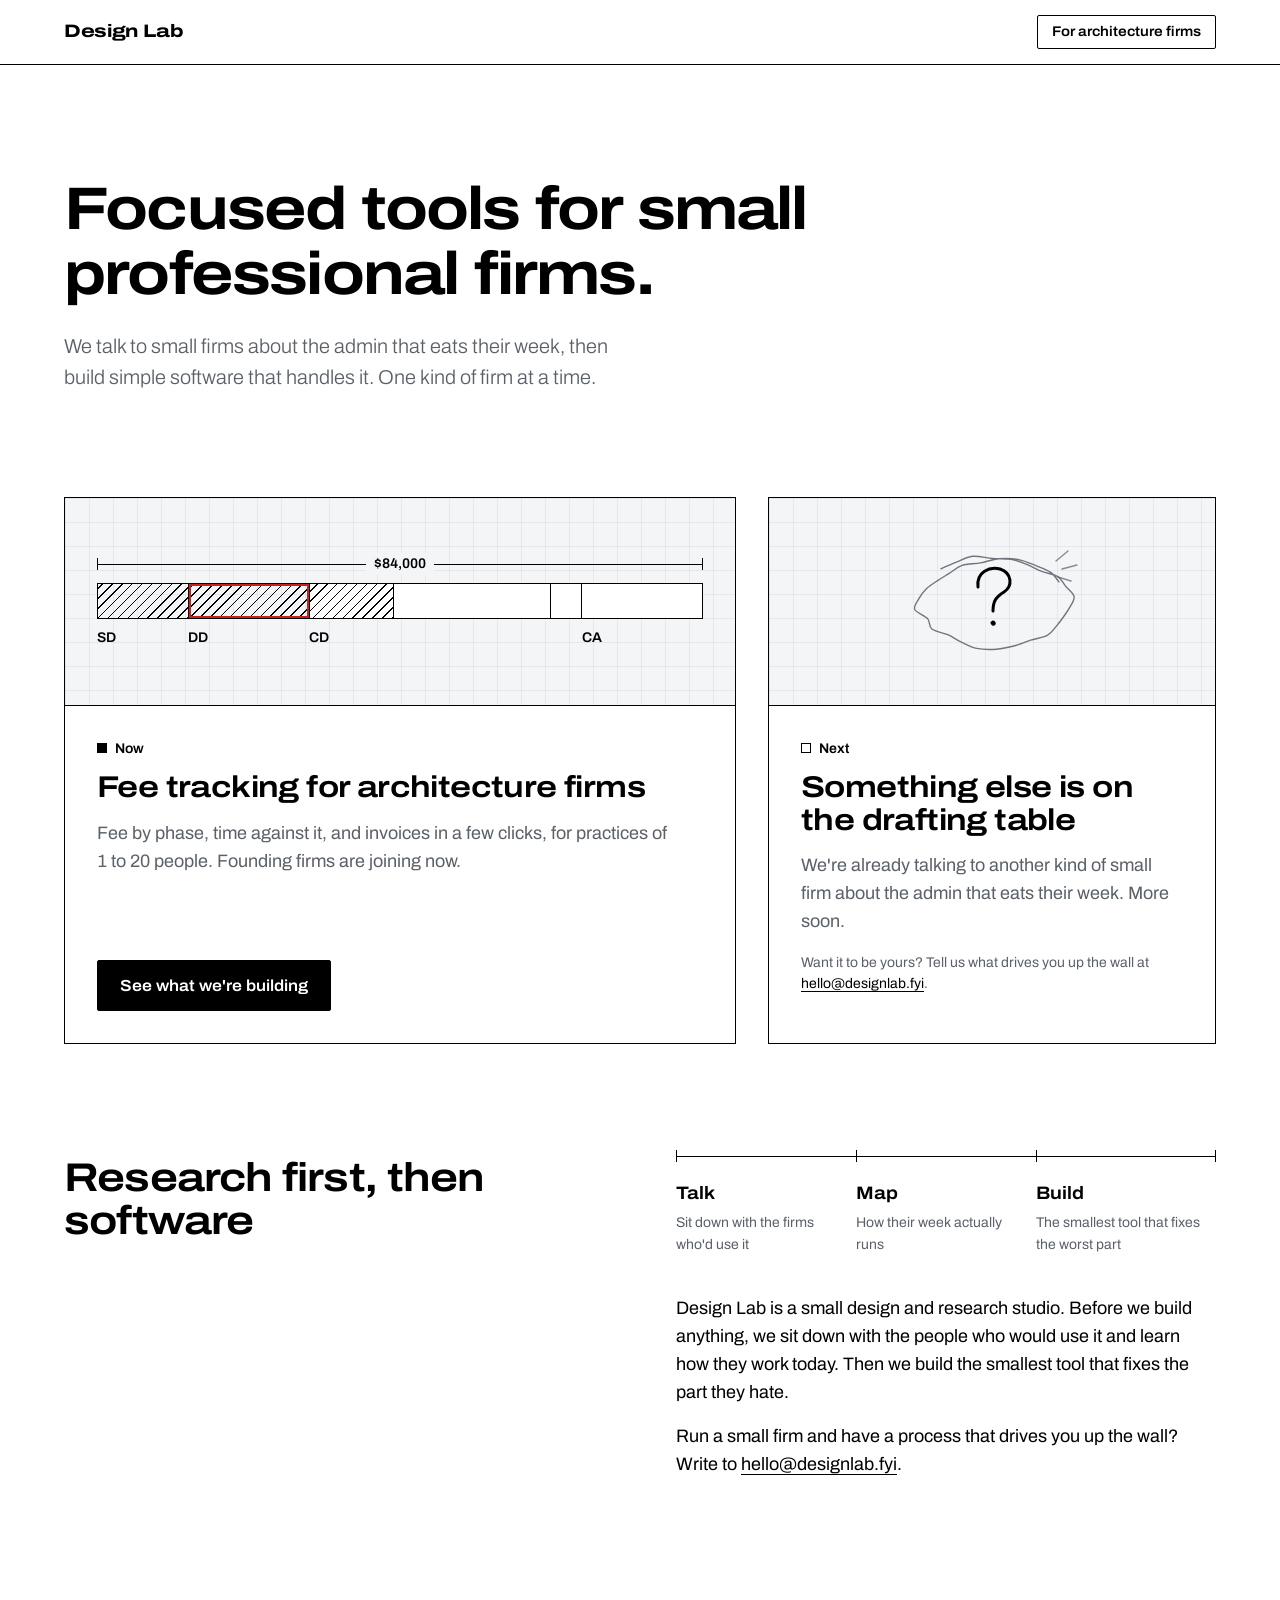
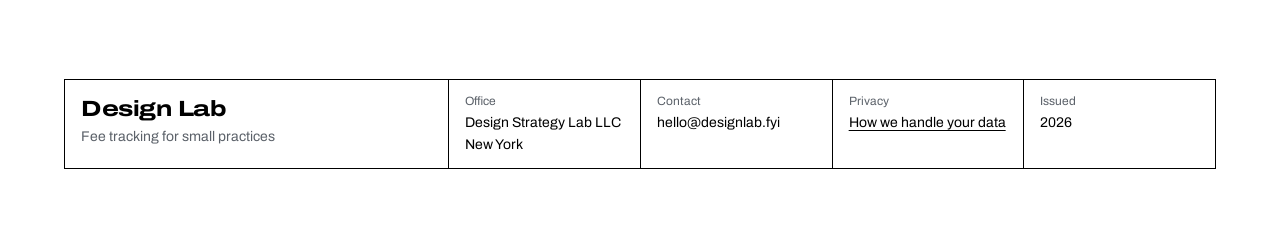
<file: designlab_html/index.html>
<!DOCTYPE html>
<html lang="en">
<head>
  <meta charset="utf-8" />
  <meta name="viewport" content="width=device-width, initial-scale=1" />
  <title>Design Lab | Focused tools for small professional firms</title>
  <meta name="description" content="Design Lab builds focused software for small professional firms. Right now we are working with small architecture practices." />
  <link rel="canonical" href="https://designlab.fyi/" />

  <meta property="og:type" content="website" />
  <meta property="og:site_name" content="Design Lab" />
  <meta property="og:url" content="https://designlab.fyi/" />
  <meta property="og:title" content="Design Lab: focused tools for small professional firms" />
  <meta property="og:description" content="We talk to small firms about the admin that eats their week, then build simple software that handles it." />
  <meta property="og:image" content="https://designlab.fyi/assets/img/og-architecture.png" />
  <meta property="og:image:width" content="1200" />
  <meta property="og:image:height" content="630" />
  <meta name="twitter:card" content="summary_large_image" />

  <link rel="icon" href="assets/favicon.svg" type="image/svg+xml" />
  <link rel="icon" href="assets/favicon-32.png" sizes="32x32" type="image/png" />
  <link rel="apple-touch-icon" href="assets/favicon-180.png" />
  <link rel="preload" href="assets/fonts/archivo-variable.woff2" as="font" type="font/woff2" crossorigin />
  <link href="css/styles.css" rel="stylesheet" />
  <link href="css/site.css" rel="stylesheet" />
</head>
<body>
  <a class="visually-hidden-focusable" href="#main">Skip to content</a>

  <header class="site-header">
    <div class="wrap">
      <a class="wordmark" href="/">Design Lab</a>
      <a class="btn btn-outline btn-sm" href="/architecture/">For architecture firms</a>
    </div>
  </header>

  <main id="main">
    <section class="hero">
      <div class="wrap">
        <h1>Focused tools for small professional firms.</h1>
        <p class="lead">We talk to small firms about the admin that eats their week, then build simple software that handles it. One kind of firm at a time.</p>
      </div>
    </section>

    <section class="block block-flush-top" aria-label="What we're working on">
      <div class="wrap">
        <div class="work">
          <article class="work-item">
            <div class="plate" aria-hidden="true">
              <div class="mini-run">
                <div class="mini-dim"><span>$84,000</span></div>
                <div class="mini-bars">
                  <span class="m-seg m-used" style="flex:15"></span>
                  <span class="m-seg m-used m-over" style="flex:20"></span>
                  <span class="m-seg" style="flex:40"><span class="m-fill" style="width:35%"></span></span>
                  <span class="m-seg" style="flex:5"></span>
                  <span class="m-seg" style="flex:20"></span>
                </div>
                <div class="mini-labels"><span style="flex:15">SD</span><span style="flex:20">DD</span><span style="flex:40">CD</span><span style="flex:5"></span><span style="flex:20">CA</span></div>
              </div>
            </div>
            <div class="work-body">
              <p class="work-status"><i class="dot"></i>Now</p>
              <h2>Fee tracking for architecture firms</h2>
              <p>Fee by phase, time against it, and invoices in a few clicks, for practices of 1 to 20 people. Founding firms are joining now.</p>
              <a class="btn btn-primary btn-block" href="/architecture/">See what we're building</a>
            </div>
          </article>

          <article class="work-item work-next">
            <div class="plate plate-sketch">
              <svg class="scribble" viewBox="0 0 240 124" role="img" aria-label="A loose pencil sketch of a question mark">
                <path class="s-loop" d="M68.9,29.8 C71.4,28.7 78.6,25.5 83.8,23.4 C89.1,21.3 94.4,17.9 100.5,17.3 C106.6,16.6 114.0,19.0 120.4,19.5 C126.9,20.0 133.3,19.3 139.1,20.3 C144.9,21.3 150.3,23.6 155.3,25.6 C160.3,27.6 164.0,30.1 169.1,32.1 C174.2,34.2 181.7,35.1 185.8,37.7 C190.0,40.2 191.0,44.1 193.8,47.4 C196.5,50.7 201.4,54.0 202.1,57.4 C202.8,60.9 199.7,64.8 197.9,68.2 C196.1,71.6 193.7,74.7 191.5,77.8 C189.2,81.0 187.1,84.0 184.4,87.1 C181.7,90.2 179.6,94.1 175.3,96.4 C171.1,98.8 164.1,99.4 158.7,101.1 C153.3,102.8 148.5,105.2 142.8,106.7 C137.1,108.2 130.7,109.7 124.3,110.2 C118.0,110.6 110.7,110.6 104.8,109.4 C98.9,108.2 93.8,105.1 88.9,102.8 C84.1,100.5 80.7,97.8 75.8,95.7 C71.0,93.6 63.2,92.7 59.9,90.0 C56.5,87.3 58.4,82.9 55.6,79.6 C52.7,76.4 44.3,73.8 42.8,70.5 C41.4,67.2 45.0,63.0 46.9,59.6 C48.9,56.1 51.3,52.8 54.4,49.8 C57.5,46.8 61.7,44.2 65.6,41.6 C69.4,39.0 73.5,36.8 77.6,34.2 C81.7,31.7 85.0,28.0 90.1,26.3 C95.3,24.6 102.4,25.0 108.6,23.9 C114.7,22.8 120.5,20.2 126.9,19.7 C133.3,19.1 140.7,19.4 146.8,20.6 C152.9,21.8 158.5,24.5 163.8,26.6 C169.1,28.7 174.8,30.6 178.7,33.3 C182.5,36.0 185.6,41.3 186.9,42.9"/>
                <path class="s-q" d="M106,48 C104,33 118,27 128,30 C140,34 141,47 132,53 C124,58 121,62 121,72"/>
                <path class="s-dot" d="M120.5,84 C121.5,85.5 122.5,84.5 121,83.5"/>
                <path class="s-tick" d="M184,22 L196,12 M190,30 L205,26 M186,38 L199,42"/>
              </svg>
            </div>
            <div class="work-body">
              <p class="work-status"><i class="dot dot-open"></i>Next</p>
              <h2>Something else is on the drafting table</h2>
              <p>We're already talking to another kind of small firm about the admin that eats their week. More soon.</p>
              <p class="small-text pencil">Want it to be yours? Tell us what drives you up the wall at <a href="mailto:hello@designlab.fyi">hello@designlab.fyi</a>.</p>
            </div>
          </article>
        </div>
      </div>
    </section>

    <section class="block block-flush-top">
      <div class="wrap">
        <div class="split">
          <h2>Research first, then software</h2>
          <div class="prose">
            <ol class="process">
              <li><b>Talk</b><span>Sit down with the firms who'd use it</span></li>
              <li><b>Map</b><span>How their week actually runs</span></li>
              <li><b>Build</b><span>The smallest tool that fixes the worst part</span></li>
            </ol>
            <p>Design Lab is a small design and research studio. Before we build anything, we sit down with the people who would use it and learn how they work today. Then we build the smallest tool that fixes the part they hate.</p>
            <p>Run a small firm and have a process that drives you up the wall? Write to <a href="mailto:hello@designlab.fyi">hello@designlab.fyi</a>.</p>
          </div>
        </div>
      </div>
    </section>
  </main>

  <footer class="wrap site-foot">
    <div class="title-block">
      <div class="tb-name"><span class="wordmark">Design Lab</span><br><span class="pencil">Fee tracking for small practices</span></div>
      <div><small>Office</small>Design Strategy Lab LLC<br>New York</div>
      <div><small>Contact</small>hello@designlab.fyi</div>
      <div><small>Privacy</small><a href="/privacy/">How we handle your data</a></div>
      <div><small>Issued</small>2026</div>
    </div>
  </footer>
</body>
</html>
</file>
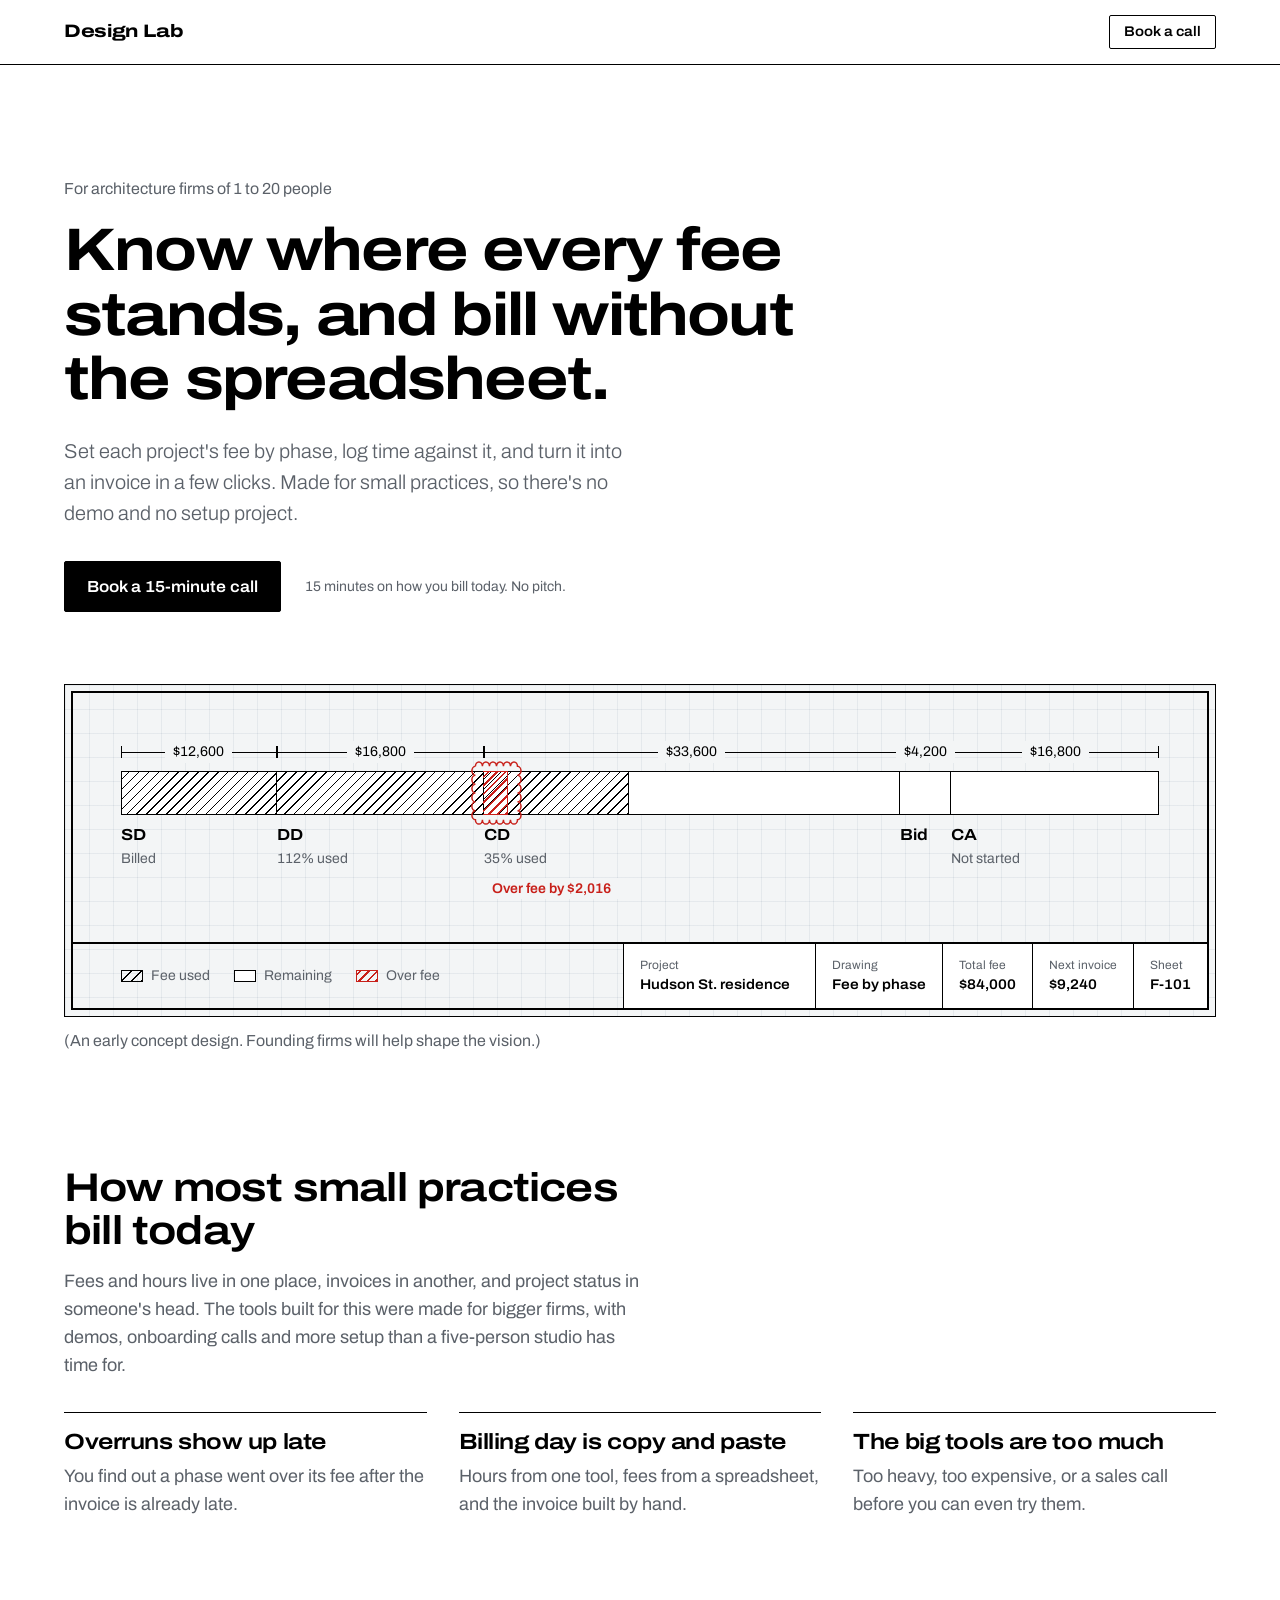
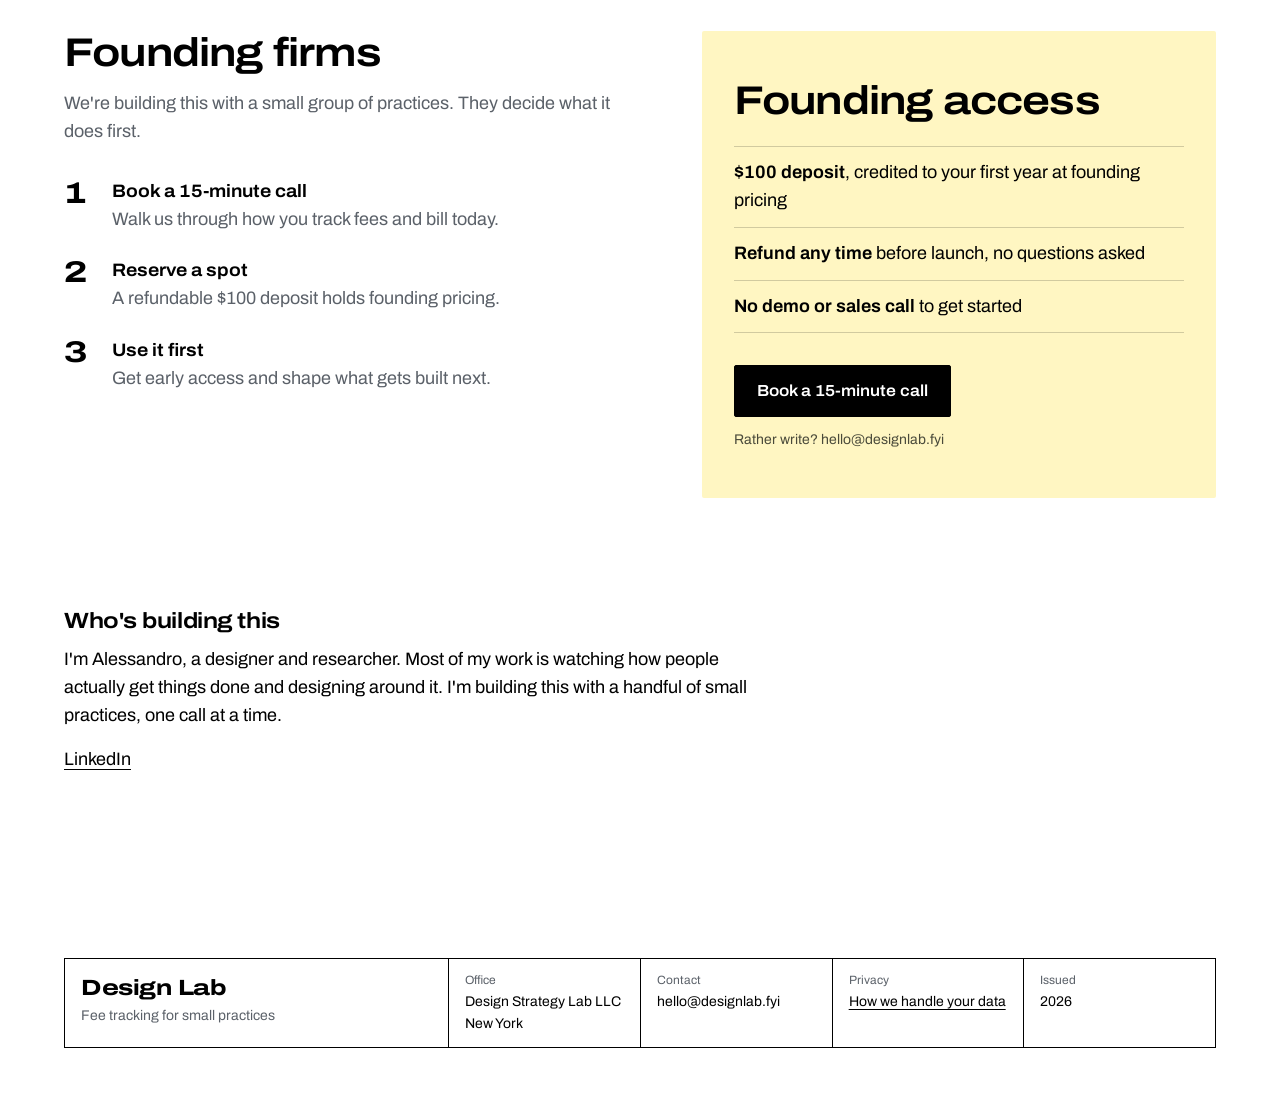
<file: designlab_html/architecture/index.html>
<!DOCTYPE html>
<html lang="en">
<head>
  <meta charset="utf-8" />
  <meta name="viewport" content="width=device-width, initial-scale=1" />
  <title>Fee tracking and invoicing for small architecture firms | Design Lab</title>
  <meta name="description" content="Set each project's fee by phase, log time against it, and bill in a few clicks. Built with a small group of founding architecture firms. No demo, no sales call." />
  <link rel="canonical" href="https://designlab.fyi/architecture/" />

  <meta property="og:type" content="website" />
  <meta property="og:site_name" content="Design Lab" />
  <meta property="og:url" content="https://designlab.fyi/architecture/" />
  <meta property="og:title" content="Know where every fee stands, and bill without the spreadsheet." />
  <meta property="og:description" content="Fee tracking and invoicing for architecture firms of 1 to 20 people. No demo, no sales call." />
  <meta property="og:image" content="https://designlab.fyi/assets/img/og-architecture.png" />
  <meta property="og:image:width" content="1200" />
  <meta property="og:image:height" content="630" />
  <meta name="twitter:card" content="summary_large_image" />

  <link rel="icon" href="../assets/favicon.svg" type="image/svg+xml" />
  <link rel="icon" href="../assets/favicon-32.png" sizes="32x32" type="image/png" />
  <link rel="apple-touch-icon" href="../assets/favicon-180.png" />
  <link rel="preload" href="../assets/fonts/archivo-variable.woff2" as="font" type="font/woff2" crossorigin />
  <link href="../css/styles.css" rel="stylesheet" />
  <link href="../css/site.css" rel="stylesheet" />
</head>
<body>
  <a class="visually-hidden-focusable" href="#main">Skip to content</a>

  <header class="site-header">
    <div class="wrap">
      <a class="wordmark" href="/">Design Lab</a>
        <a class="btn btn-outline btn-sm" href="https://calendar.proton.me/bookings#ZeXGK9n2clESe2hDfISa7DX1Gpitlw_yBewjGOE4DZk=">Book a call</a>
    </div>
  </header>

  <main id="main">
    <section class="hero">
      <div class="wrap">
        <p class="for-whom">For architecture firms of 1 to 20 people</p>
        <h1>Know where every fee stands, and bill without the spreadsheet.</h1>
        <p class="lead">Set each project's fee by phase, log time against it, and turn it into an invoice in a few clicks. Made for small practices, so there's no demo and no setup project.</p>
        <div class="cta">
          <a class="btn btn-primary btn-block" href="https://calendar.proton.me/bookings#ZeXGK9n2clESe2hDfISa7DX1Gpitlw_yBewjGOE4DZk=">Book a 15-minute call</a>
          <p>15 minutes on how you bill today. No pitch.</p>
        </div>
      </div>
    </section>

    <section class="block block-flush-top" aria-labelledby="drawing-title">
      <div class="wrap">
        <figure class="drawing sheet">
          <div class="sheet-frame">
          <div class="fee-run" role="list" aria-label="Fee by phase for an example project">
            <div class="phase" role="listitem" style="--share: 15">
              <div class="dim"><span>$12,600</span></div>
              <div class="bar"><div class="used full" style="width:100%"></div></div>
              <div class="phase-label"><b>SD</b><span>Billed</span></div>
            </div>
            <div class="phase phase-dd" role="listitem" style="--share: 20">
              <div class="dim"><span>$16,800</span></div>
              <div class="bar"><div class="used full" style="width:100%"></div><div class="over" style="width:12%"></div></div>
              <div class="cloud" aria-hidden="true"><svg viewBox="0 0 100 100" preserveAspectRatio="none"><path d="M7.0,7.0 A7,7 0 0 1 21.3,7.0 A7,7 0 0 1 35.7,7.0 A7,7 0 0 1 50.0,7.0 A7,7 0 0 1 64.3,7.0 A7,7 0 0 1 78.7,7.0 A7,7 0 0 1 93.0,7.0 A7,7 0 0 1 93.0,21.3 A7,7 0 0 1 93.0,35.7 A7,7 0 0 1 93.0,50.0 A7,7 0 0 1 93.0,64.3 A7,7 0 0 1 93.0,78.7 A7,7 0 0 1 93.0,93.0 A7,7 0 0 1 78.7,93.0 A7,7 0 0 1 64.3,93.0 A7,7 0 0 1 50.0,93.0 A7,7 0 0 1 35.7,93.0 A7,7 0 0 1 21.3,93.0 A7,7 0 0 1 7.0,93.0 A7,7 0 0 1 7.0,78.7 A7,7 0 0 1 7.0,64.3 A7,7 0 0 1 7.0,50.0 A7,7 0 0 1 7.0,35.7 A7,7 0 0 1 7.0,21.3 A7,7 0 0 1 7.0,7.0"/></svg></div>
              <div class="phase-label"><b>DD</b><span>112% used</span></div>
              <span class="markup">Over fee by $2,016</span>
            </div>
            <div class="phase phase-cd" role="listitem" style="--share: 40">
              <div class="dim"><span>$33,600</span></div>
              <div class="bar"><div class="used" style="width:35%"></div></div>
              <div class="phase-label"><b>CD</b><span>35% used</span></div>
            </div>
            <div class="phase phase-bid" role="listitem" style="--share: 5">
              <div class="dim"><span>$4,200</span></div>
              <div class="bar"></div>
              <div class="phase-label"><b>Bid</b><span>Not started</span></div>
            </div>
            <div class="phase" role="listitem" style="--share: 20">
              <div class="dim"><span>$16,800</span></div>
              <div class="bar"></div>
              <div class="phase-label"><b>CA</b><span>Not started</span></div>
            </div>
          </div>
          <div class="sheet-foot">
            <ul class="legend">
              <li><i class="k-used"></i>Fee used</li>
              <li><i></i>Remaining</li>
              <li><i class="k-over"></i>Over fee</li>
            </ul>
            <dl class="sheet-tb">
              <div class="tb-project"><dt>Project</dt><dd id="drawing-title">Hudson St. residence</dd></div>
              <div><dt>Drawing</dt><dd>Fee by phase</dd></div>
              <div><dt>Total fee</dt><dd>$84,000</dd></div>
              <div><dt>Next invoice</dt><dd>$9,240</dd></div>
              <div><dt>Sheet</dt><dd>F-101</dd></div>
            </dl>
          </div>
          </div>
        </figure>
        <p class="concept-note">(An early concept design. Founding firms will help shape the vision.)</p>
      </div>
    </section>

    <section class="block block-flush-top">
      <div class="wrap">
        <h2 class="measure">How most small practices bill today</h2>
        <p class="pencil measure">Fees and hours live in one place, invoices in another, and project status in someone's head. The tools built for this were made for bigger firms, with demos, onboarding calls and more setup than a five-person studio has time for.</p>
        <ul class="problems">
          <li><h3>Overruns show up late</h3><p>You find out a phase went over its fee after the invoice is already late.</p></li>
          <li><h3>Billing day is copy and paste</h3><p>Hours from one tool, fees from a spreadsheet, and the invoice built by hand.</p></li>
          <li><h3>The big tools are too much</h3><p>Too heavy, too expensive, or a sales call before you can even try them.</p></li>
        </ul>
      </div>
    </section>

    <section class="block block-flush-top" id="founding">
      <div class="wrap">
        <div class="founding">
          <div>
            <h2>Founding firms</h2>
            <p class="pencil measure">We're building this with a small group of practices. They decide what it does first.</p>
            <ol class="steps measure">
              <li><div><b>Book a 15-minute call</b><span>Walk us through how you track fees and bill today.</span></div></li>
              <li><div><b>Reserve a spot</b><span>A refundable $100 deposit holds founding pricing.</span></div></li>
              <li><div><b>Use it first</b><span>Get early access and shape what gets built next.</span></div></li>
            </ol>
          </div>

          <div class="trace">
            <h2>Founding access</h2>
            <ul class="terms">
              <li><b>$100 deposit</b>, credited to your first year at founding pricing</li>
              <li><b>Refund any time</b> before launch, no questions asked</li>
              <li><b>No demo or sales call</b> to get started</li>
            </ul>
            <div class="cta">
              <a class="btn btn-primary btn-block" href="https://calendar.proton.me/bookings#ZeXGK9n2clESe2hDfISa7DX1Gpitlw_yBewjGOE4DZk=">Book a 15-minute call</a>
              <!-- TODO: Stripe. Uncomment and add the Payment Link once it is live.
              <a href="STRIPE-PAYMENT-LINK">Or reserve founding access ($100, refundable)</a>
              -->
              <p>Rather write? hello@designlab.fyi</p>
            </div>
          </div>
        </div>
      </div>
    </section>

    <section class="block block-flush-top">
      <div class="wrap">
        <div class="founder">
          <!-- TODO: Rosso. Add a square photo (assets/img/founder.jpg, 400px+) and restore: <img src="../assets/img/founder.jpg" alt="Alessandro, who is building Design Lab" width="120" height="120" /> -->
          <div>
            <h2>Who's building this</h2>
            
            <p>I'm Alessandro, a designer and researcher. Most of my work is watching how people actually get things done and designing around it. I'm building this with a handful of small practices, one call at a time.</p>
            <a href="https://www.linkedin.com/in/alessandrojbattisti" target="_blank" rel="noopener">LinkedIn</a>
          </div>
        </div>
      </div>
    </section>
  </main>

  <footer class="wrap site-foot">
    <div class="title-block">
      <div class="tb-name"><span class="wordmark">Design Lab</span><br><span class="pencil">Fee tracking for small practices</span></div>
      <div><small>Office</small>Design Strategy Lab LLC<br>New York</div>
      <div><small>Contact</small>hello@designlab.fyi</div>
      <div><small>Privacy</small><a href="/privacy/">How we handle your data</a></div>
      <div><small>Issued</small>2026</div>
    </div>
  </footer>
</body>
</html>
</file>
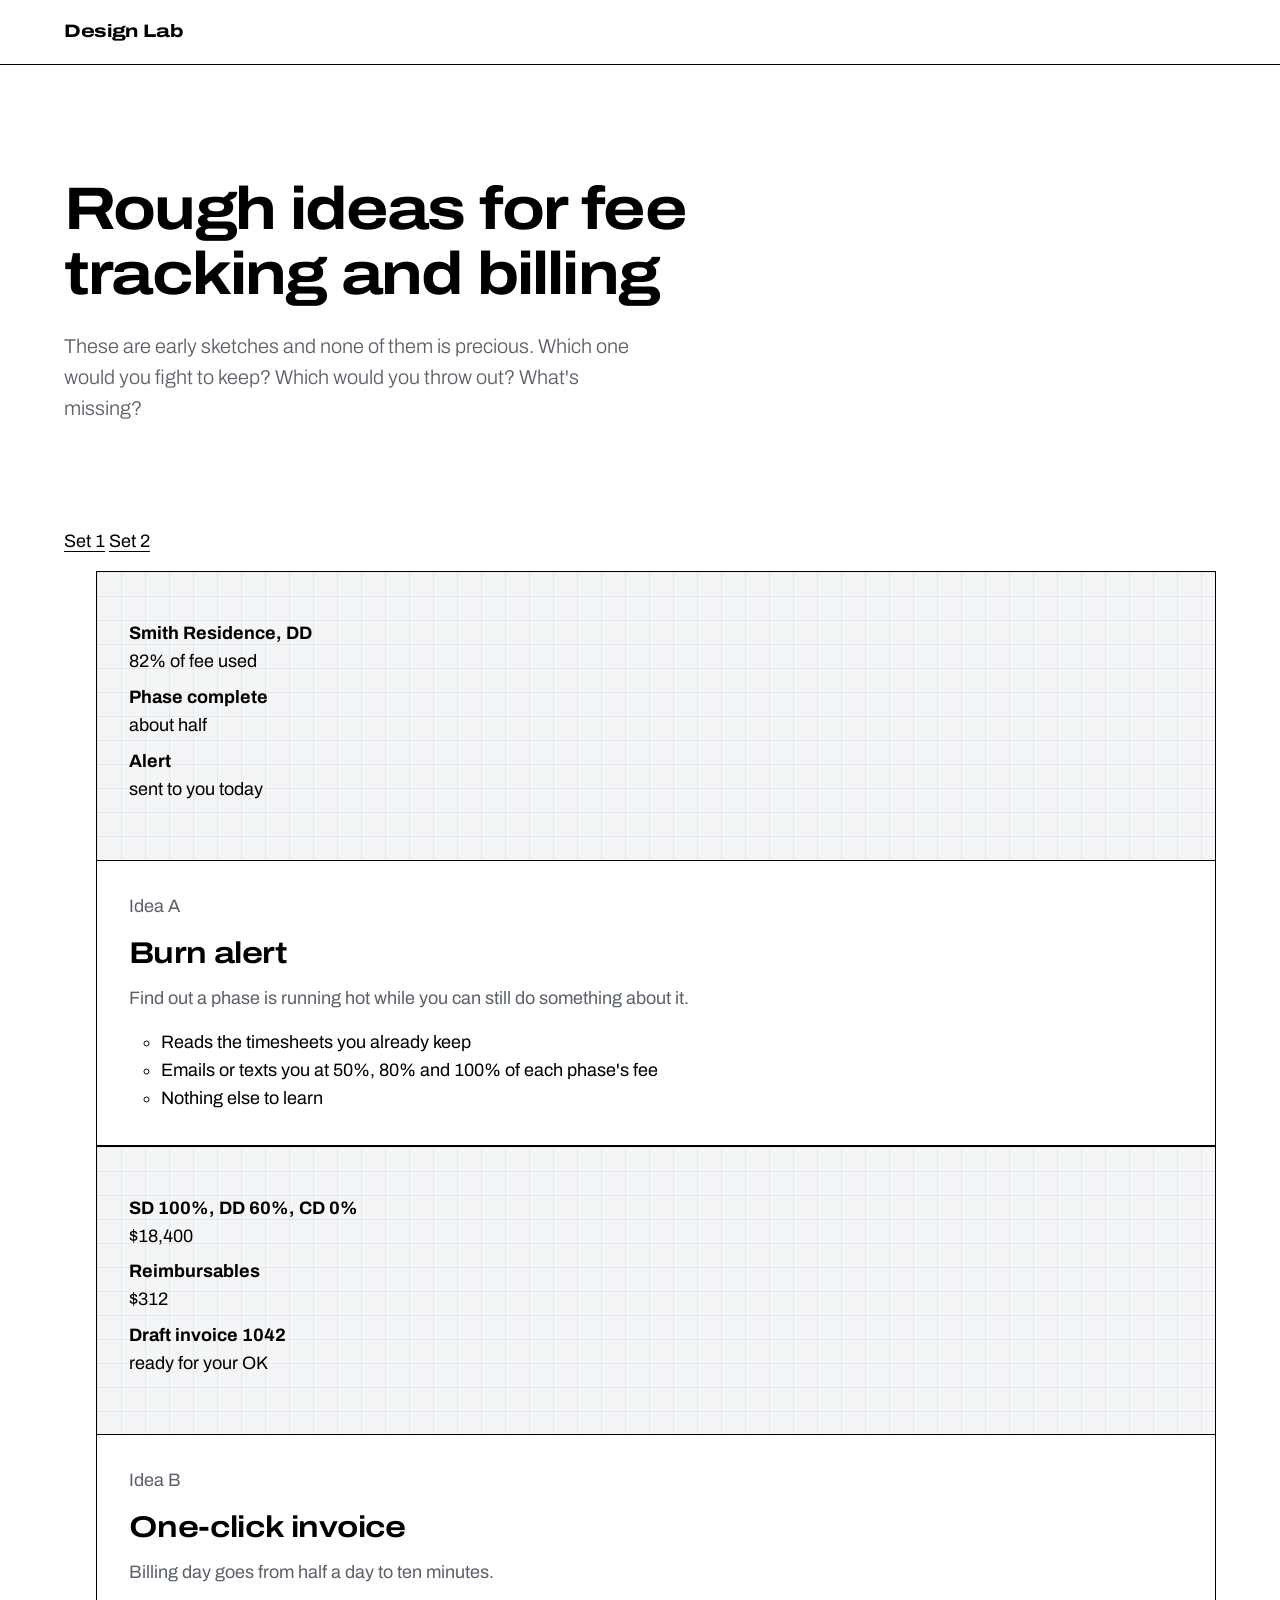
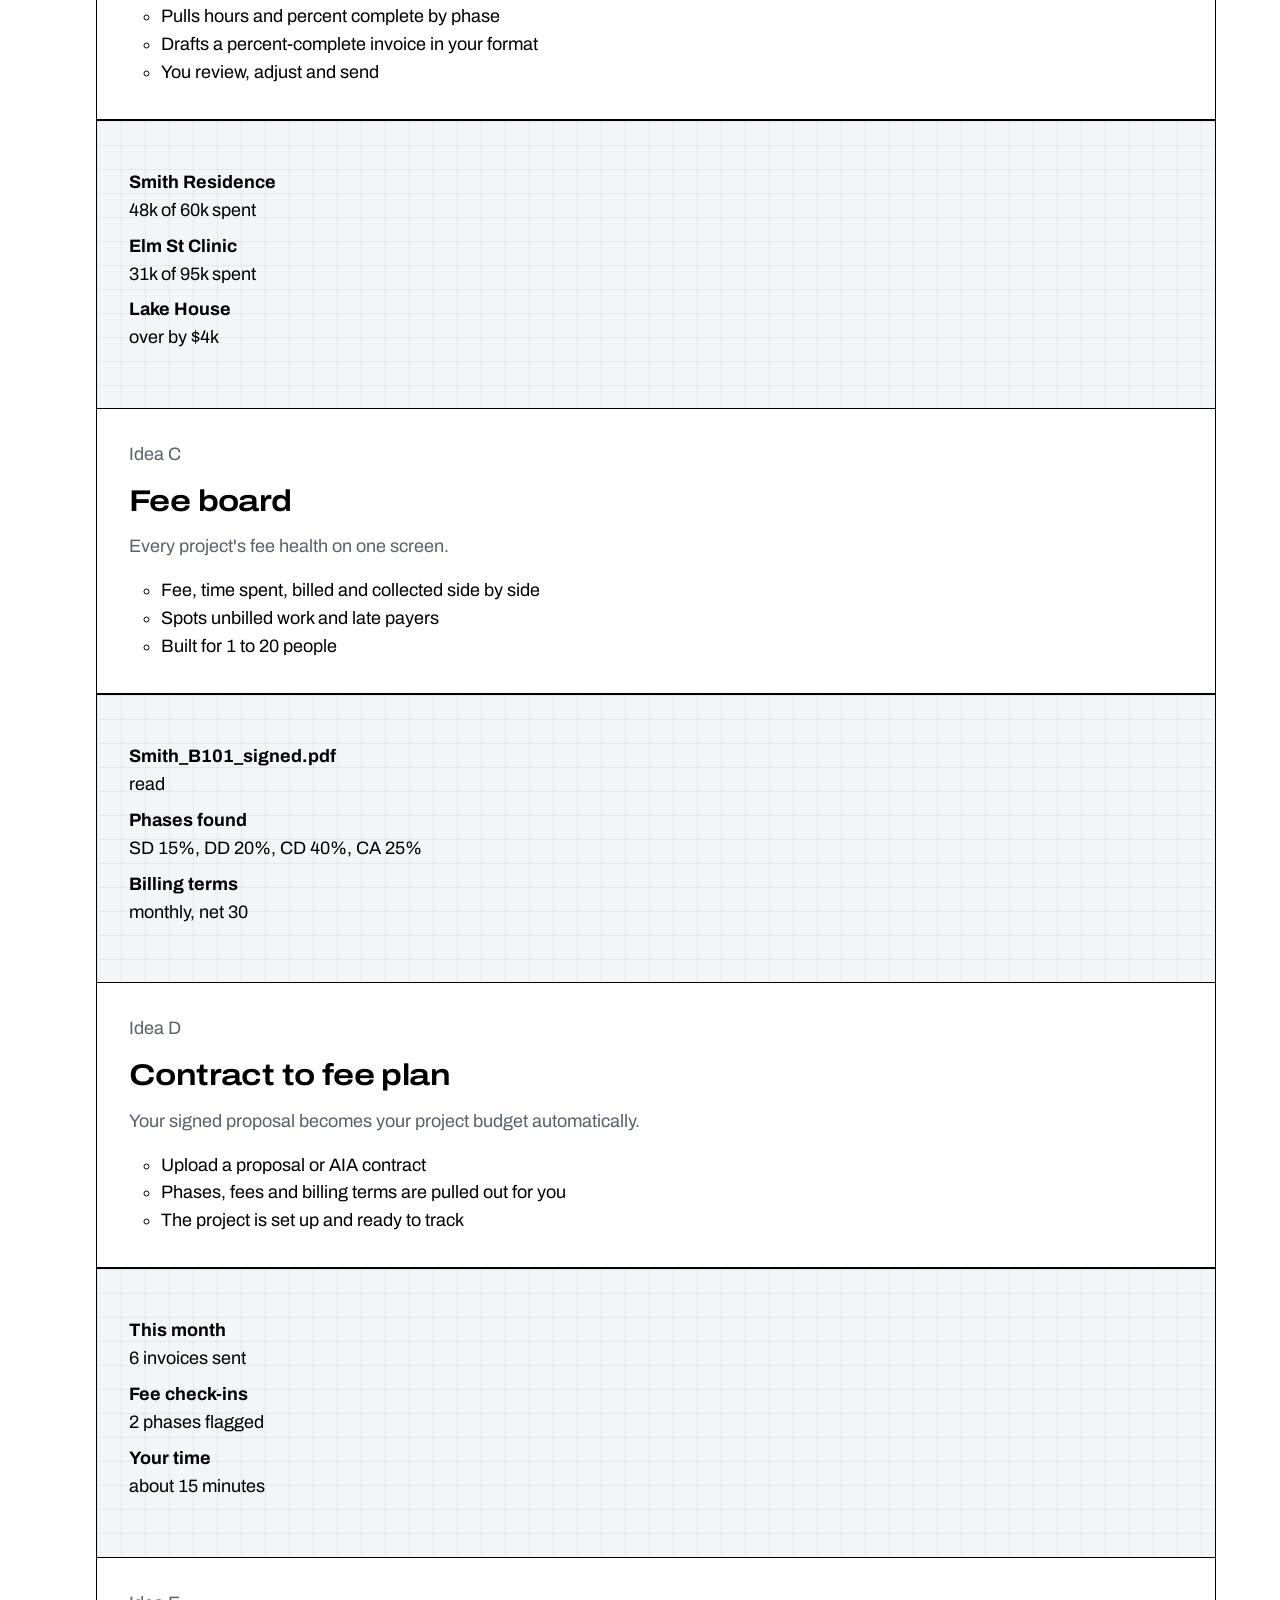
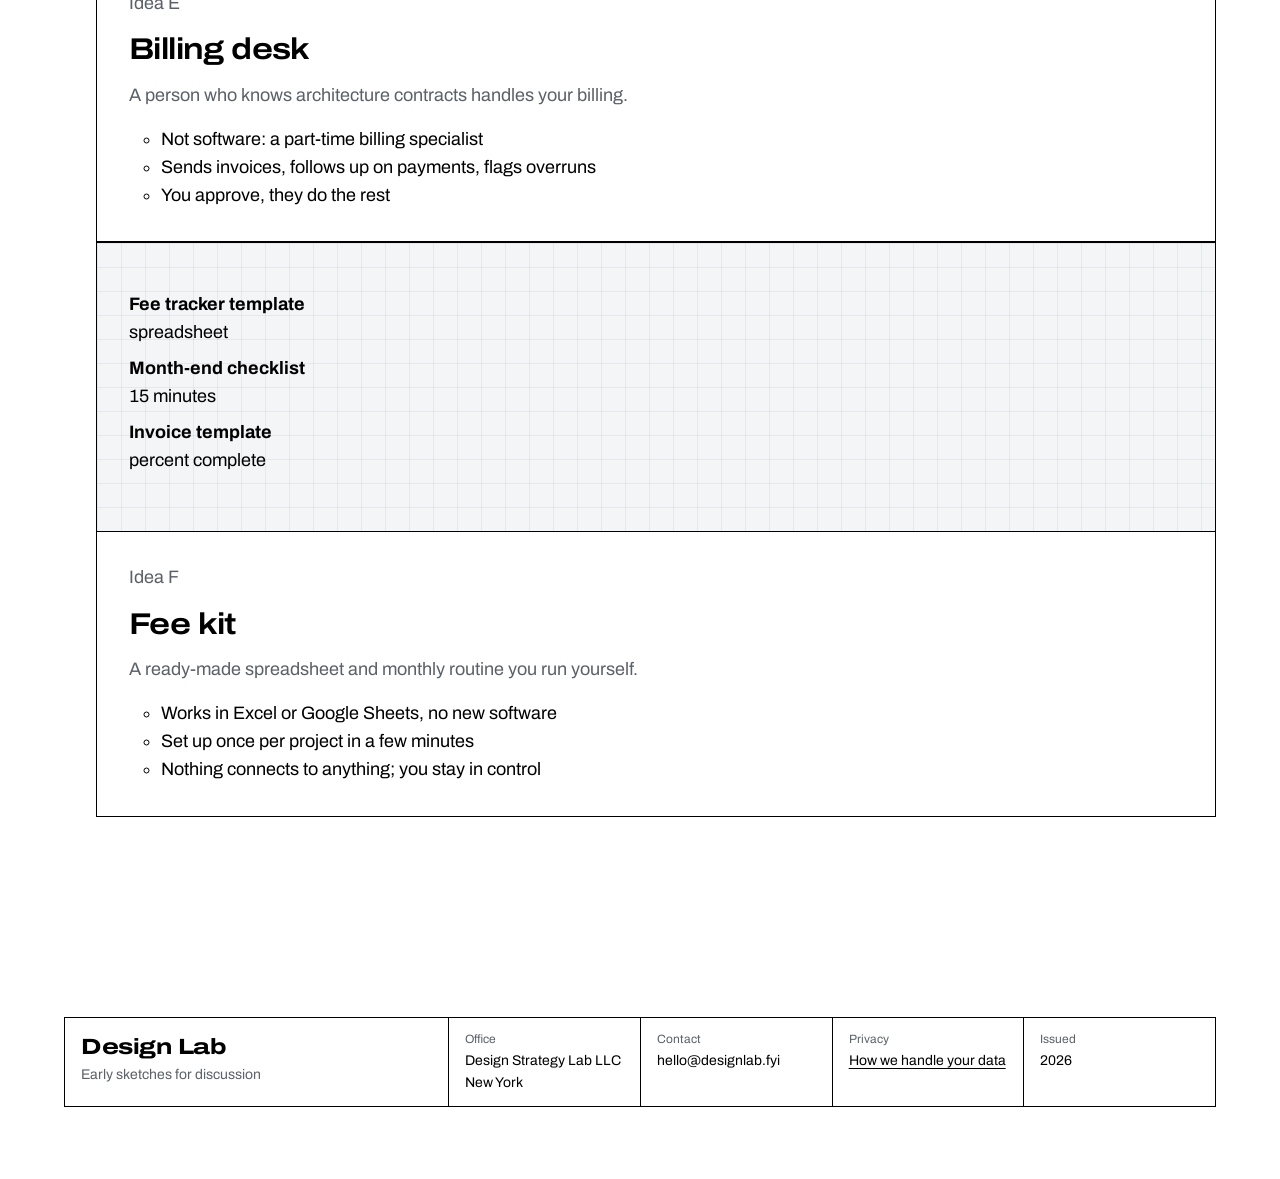
<file: designlab_html/concepts/index.html>
<!DOCTYPE html>
<html lang="en">
<head>
  <meta charset="utf-8" />
  <meta name="viewport" content="width=device-width, initial-scale=1" />
  <meta name="robots" content="noindex, nofollow" />
  <title>Rough ideas | Design Lab</title>
  <meta name="description" content="Six rough ideas for fee tracking and billing at small architecture firms. Sketches for discussion." />

  <link rel="icon" href="../assets/favicon.svg" type="image/svg+xml" />
  <link rel="icon" href="../assets/favicon-32.png" sizes="32x32" type="image/png" />
  <link rel="apple-touch-icon" href="../assets/favicon-180.png" />
  <link rel="preload" href="../assets/fonts/archivo-variable.woff2" as="font" type="font/woff2" crossorigin />
  <link href="../css/styles.css" rel="stylesheet" />
  <link href="../css/site.css" rel="stylesheet" />
</head>
<body>
  <a class="visually-hidden-focusable" href="#main">Skip to content</a>

  <header class="site-header">
    <div class="wrap">
      <a class="wordmark" href="/">Design Lab</a>
    </div>
  </header>

  <!-- Discovery-call stimulus. Not linked from the site, noindex. -->
  <main id="main">
    <section class="hero">
      <div class="wrap">
        <h1>Rough ideas for fee tracking and billing</h1>
        <p class="lead">These are early sketches and none of them is precious. Which one would you fight to keep? Which would you throw out? What's missing?</p>
      </div>
    </section>

    <section class="block block-flush-top">
      <div class="wrap">
        <p class="concept-sets"><a href="?set=1" data-show="1">Set 1</a> <a href="?set=2" data-show="2">Set 2</a></p>
        <ol class="concepts">

          <li class="work-item" data-set="1">
            <div class="plate">
              <dl class="c-rows">
                <div><dt>Smith Residence, DD</dt><dd>82% of fee used</dd></div>
                <div><dt>Phase complete</dt><dd>about half</dd></div>
                <div><dt>Alert</dt><dd>sent to you today</dd></div>
              </dl>
            </div>
            <div class="work-body">
              <p class="concept-id">Idea A</p>
              <h2>Burn alert</h2>
              <p>Find out a phase is running hot while you can still do something about it.</p>
              <ul>
                <li>Reads the timesheets you already keep</li>
                <li>Emails or texts you at 50%, 80% and 100% of each phase's fee</li>
                <li>Nothing else to learn</li>
              </ul>
            </div>
          </li>

          <li class="work-item" data-set="1">
            <div class="plate">
              <dl class="c-rows">
                <div><dt>SD 100%, DD 60%, CD 0%</dt><dd>$18,400</dd></div>
                <div><dt>Reimbursables</dt><dd>$312</dd></div>
                <div><dt>Draft invoice 1042</dt><dd>ready for your OK</dd></div>
              </dl>
            </div>
            <div class="work-body">
              <p class="concept-id">Idea B</p>
              <h2>One-click invoice</h2>
              <p>Billing day goes from half a day to ten minutes.</p>
              <ul>
                <li>Pulls hours and percent complete by phase</li>
                <li>Drafts a percent-complete invoice in your format</li>
                <li>You review, adjust and send</li>
              </ul>
            </div>
          </li>

          <li class="work-item" data-set="1">
            <div class="plate">
              <dl class="c-rows">
                <div><dt>Smith Residence</dt><dd>48k of 60k spent</dd></div>
                <div><dt>Elm St Clinic</dt><dd>31k of 95k spent</dd></div>
                <div><dt>Lake House</dt><dd>over by $4k</dd></div>
              </dl>
            </div>
            <div class="work-body">
              <p class="concept-id">Idea C</p>
              <h2>Fee board</h2>
              <p>Every project's fee health on one screen.</p>
              <ul>
                <li>Fee, time spent, billed and collected side by side</li>
                <li>Spots unbilled work and late payers</li>
                <li>Built for 1 to 20 people</li>
              </ul>
            </div>
          </li>

          <li class="work-item" data-set="1">
            <div class="plate">
              <dl class="c-rows">
                <div><dt>Smith_B101_signed.pdf</dt><dd>read</dd></div>
                <div><dt>Phases found</dt><dd>SD 15%, DD 20%, CD 40%, CA 25%</dd></div>
                <div><dt>Billing terms</dt><dd>monthly, net 30</dd></div>
              </dl>
            </div>
            <div class="work-body">
              <p class="concept-id">Idea D</p>
              <h2>Contract to fee plan</h2>
              <p>Your signed proposal becomes your project budget automatically.</p>
              <ul>
                <li>Upload a proposal or AIA contract</li>
                <li>Phases, fees and billing terms are pulled out for you</li>
                <li>The project is set up and ready to track</li>
              </ul>
            </div>
          </li>

          <li class="work-item" data-set="1">
            <div class="plate">
              <dl class="c-rows">
                <div><dt>This month</dt><dd>6 invoices sent</dd></div>
                <div><dt>Fee check-ins</dt><dd>2 phases flagged</dd></div>
                <div><dt>Your time</dt><dd>about 15 minutes</dd></div>
              </dl>
            </div>
            <div class="work-body">
              <p class="concept-id">Idea E</p>
              <h2>Billing desk</h2>
              <p>A person who knows architecture contracts handles your billing.</p>
              <ul>
                <li>Not software: a part-time billing specialist</li>
                <li>Sends invoices, follows up on payments, flags overruns</li>
                <li>You approve, they do the rest</li>
              </ul>
            </div>
          </li>

          <li class="work-item" data-set="1">
            <div class="plate">
              <dl class="c-rows">
                <div><dt>Fee tracker template</dt><dd>spreadsheet</dd></div>
                <div><dt>Month-end checklist</dt><dd>15 minutes</dd></div>
                <div><dt>Invoice template</dt><dd>percent complete</dd></div>
              </dl>
            </div>
            <div class="work-body">
              <p class="concept-id">Idea F</p>
              <h2>Fee kit</h2>
              <p>A ready-made spreadsheet and monthly routine you run yourself.</p>
              <ul>
                <li>Works in Excel or Google Sheets, no new software</li>
                <li>Set up once per project in a few minutes</li>
                <li>Nothing connects to anything; you stay in control</li>
              </ul>
            </div>
          </li>


          <li class="work-item" data-set="2">
            <div class="plate">
              <dl class="c-rows">
                <div><dt>Client asked</dt><dd>add a mudroom</dd></div>
                <div><dt>Est. extra hours</dt><dd>18</dd></div>
                <div><dt>Status</dt><dd>sent as additional service</dd></div>
              </dl>
            </div>
            <div class="work-body">
              <p class="concept-id">Idea G</p>
              <h2>Scope creep log</h2>
              <p>Get paid for the extra work clients keep asking for.</p>
              <ul>
                <li>Log a client request in 20 seconds, from your phone</li>
                <li>Turns it into an additional-services letter</li>
                <li>Totals what you've given away for free</li>
              </ul>
            </div>
          </li>

          <li class="work-item" data-set="2">
            <div class="plate">
              <dl class="c-rows">
                <div><dt>Invoice 1038</dt><dd>viewed, not paid</dd></div>
                <div><dt>Reminder</dt><dd>sent day 7</dd></div>
                <div><dt>Paid</dt><dd>by card, day 9</dd></div>
              </dl>
            </div>
            <div class="work-body">
              <p class="concept-id">Idea H</p>
              <h2>Paid on time</h2>
              <p>Invoices that follow up on themselves.</p>
              <ul>
                <li>Clients pay online by card or bank transfer</li>
                <li>Polite reminders go out on a schedule you set</li>
                <li>See who's late at a glance</li>
              </ul>
            </div>
          </li>

          <li class="work-item" data-set="2">
            <div class="plate">
              <dl class="c-rows">
                <div><dt>Friday 4pm</dt><dd>text arrives</dd></div>
                <div><dt>Reply</dt><dd>Smith 6, Elm 10</dd></div>
                <div><dt>Logged</dt><dd>16 hours, 2 projects</dd></div>
              </dl>
            </div>
            <div class="work-body">
              <p class="concept-id">Idea I</p>
              <h2>Two-minute timesheet</h2>
              <p>Logging hours takes two minutes a week.</p>
              <ul>
                <li>A weekly text or email asks what you worked on</li>
                <li>Reply in plain words; it files the hours</li>
                <li>No timer, no app to open</li>
              </ul>
            </div>
          </li>

          <li class="work-item" data-set="2">
            <div class="plate">
              <dl class="c-rows">
                <div><dt>Similar past jobs</dt><dd>4 renovations</dd></div>
                <div><dt>Actual DD hours</dt><dd>avg 92</dd></div>
                <div><dt>Suggested DD fee</dt><dd>$13,800</dd></div>
              </dl>
            </div>
            <div class="work-body">
              <p class="concept-id">Idea J</p>
              <h2>Fee proposal helper</h2>
              <p>Price new work using what past projects actually took.</p>
              <ul>
                <li>Looks at hours spent on past projects</li>
                <li>Suggests a fee per phase for the new one</li>
                <li>Exports a proposal you can edit</li>
              </ul>
            </div>
          </li>

          <li class="work-item" data-set="2">
            <div class="plate">
              <dl class="c-rows">
                <div><dt>Smith Residence</dt><dd>DD in progress</dd></div>
                <div><dt>Next milestone</dt><dd>DD review, Nov 14</dd></div>
                <div><dt>Billing</dt><dd>2 of 6 invoices paid</dd></div>
              </dl>
            </div>
            <div class="work-body">
              <p class="concept-id">Idea K</p>
              <h2>Client progress page</h2>
              <p>Clients see where their project stands without calling you.</p>
              <ul>
                <li>A private link per client</li>
                <li>Shows phase, next milestone and billing</li>
                <li>Fewer status calls and emails</li>
              </ul>
            </div>
          </li>

          <li class="work-item" data-set="2">
            <div class="plate">
              <dl class="c-rows">
                <div><dt>October</dt><dd>WIP report ready</dd></div>
                <div><dt>Unbilled work</dt><dd>$7,200</dd></div>
                <div><dt>Sent to</dt><dd>your bookkeeper</dd></div>
              </dl>
            </div>
            <div class="work-body">
              <p class="concept-id">Idea L</p>
              <h2>Bookkeeper handoff</h2>
              <p>Month-end numbers your bookkeeper or accountant can use as-is.</p>
              <ul>
                <li>One monthly report: billed, unbilled, collected</li>
                <li>Syncs invoices to QuickBooks or Xero</li>
                <li>Ends the month-end back and forth</li>
              </ul>
            </div>
          </li>

        </ol>
      </div>
    </section>
  </main>

  <footer class="wrap site-foot">
    <div class="title-block">
      <div class="tb-name"><span class="wordmark">Design Lab</span><br><span class="pencil">Early sketches for discussion</span></div>
      <div><small>Office</small>Design Strategy Lab LLC<br>New York</div>
      <div><small>Contact</small>hello@designlab.fyi</div>
      <div><small>Privacy</small><a href="/privacy/">How we handle your data</a></div>
      <div><small>Issued</small>2026</div>
    </div>
  </footer>
  <script>
  (function () {
    var set = new URLSearchParams(location.search).get("set") === "2" ? "2" : "1";
    document.querySelectorAll(".concepts > li").forEach(function (li) { li.hidden = li.getAttribute("data-set") !== set; });
    document.querySelectorAll(".concept-sets a").forEach(function (a) { if (a.getAttribute("data-show") === set) a.setAttribute("aria-current", "page"); });
  })();
  </script>
</body>
</html>
</file>
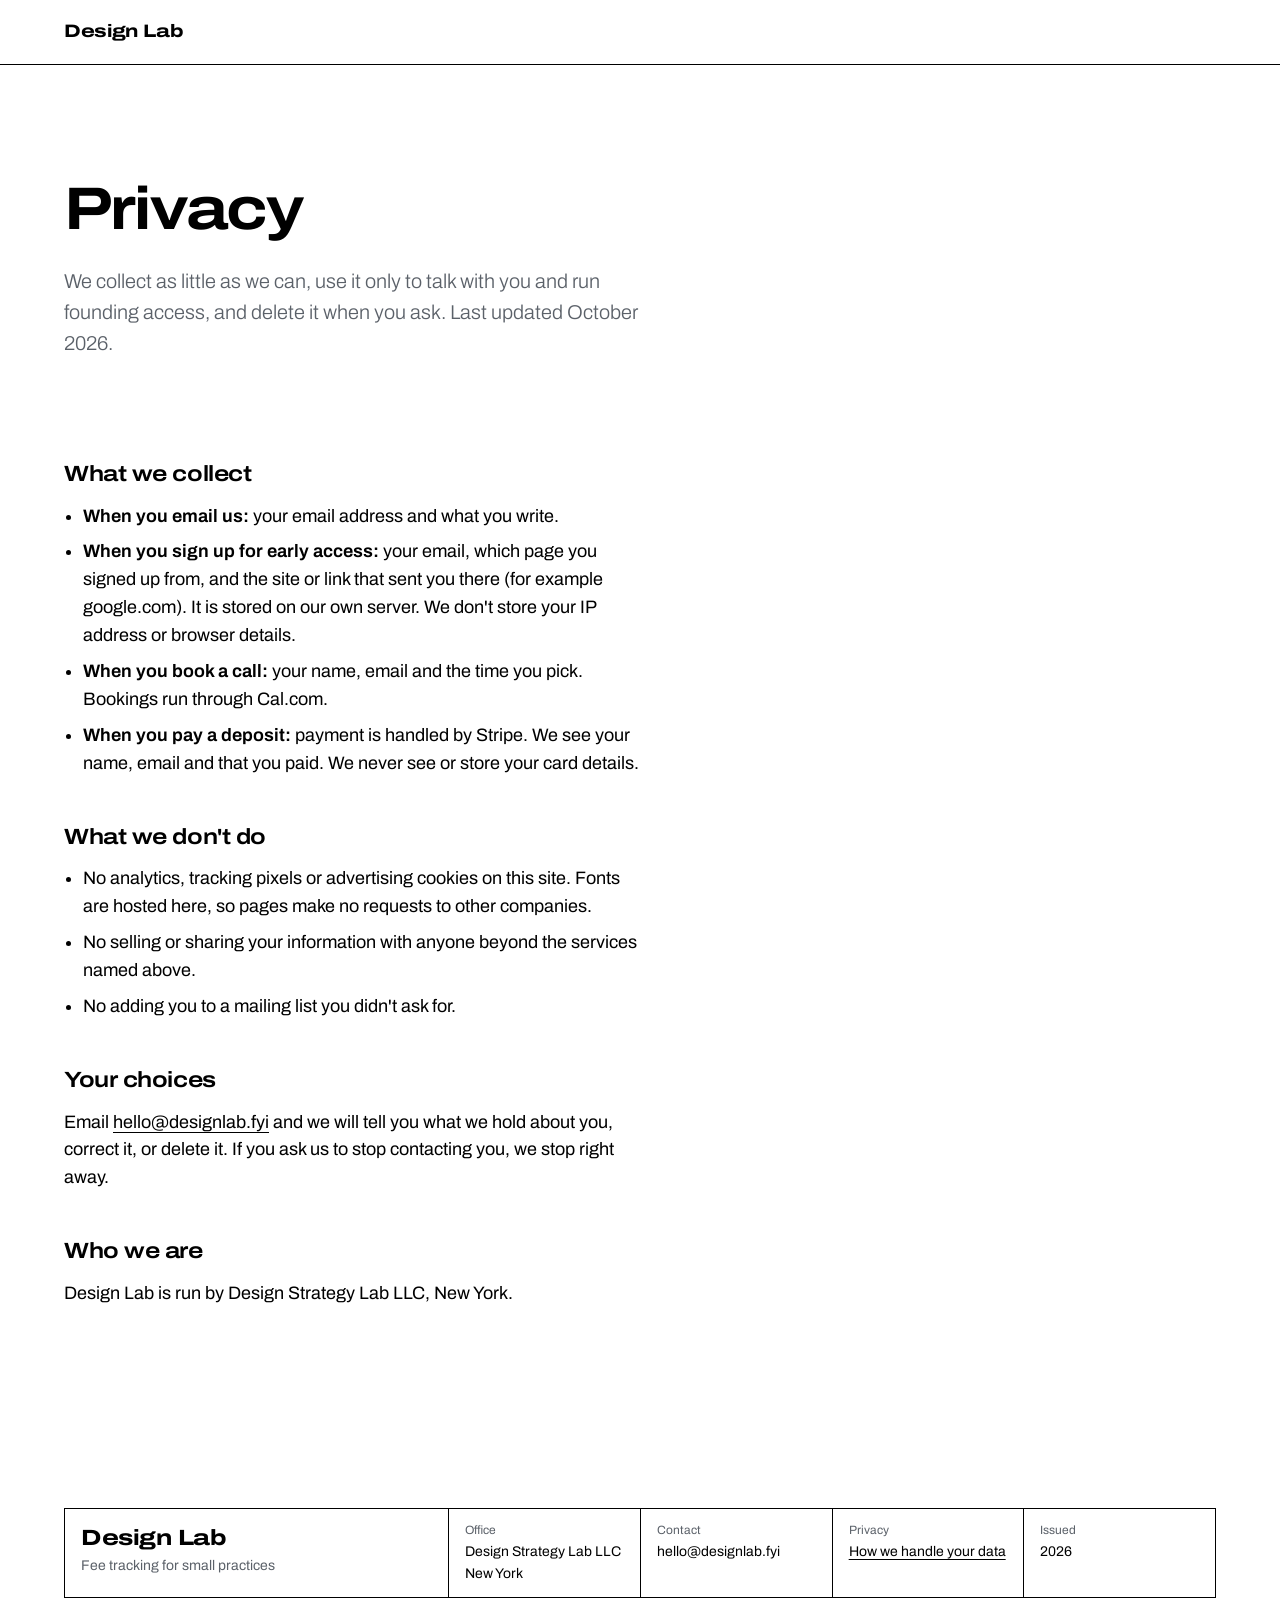
<file: designlab_html/privacy/index.html>
<!DOCTYPE html>
<html lang="en">
<head>
  <meta charset="utf-8" />
  <meta name="viewport" content="width=device-width, initial-scale=1" />
  <title>Privacy | Design Lab</title>
  <meta name="description" content="What Design Lab collects, why, and how to have it deleted." />
  <link rel="canonical" href="https://designlab.fyi/privacy/" />

  <link rel="icon" href="../assets/favicon.svg" type="image/svg+xml" />
  <link rel="icon" href="../assets/favicon-32.png" sizes="32x32" type="image/png" />
  <link rel="apple-touch-icon" href="../assets/favicon-180.png" />
  <link rel="preload" href="../assets/fonts/archivo-variable.woff2" as="font" type="font/woff2" crossorigin />
  <link href="../css/styles.css" rel="stylesheet" />
  <link href="../css/site.css" rel="stylesheet" />
</head>
<body>
  <a class="visually-hidden-focusable" href="#main">Skip to content</a>

  <header class="site-header">
    <div class="wrap">
      <a class="wordmark" href="/">Design Lab</a>
    </div>
  </header>

  <!-- TODO: Rosso to review this page before it goes live. -->
  <main id="main">
    <section class="hero">
      <div class="wrap">
        <h1>Privacy</h1>
        <p class="lead">We collect as little as we can, use it only to talk with you and run founding access, and delete it when you ask. Last updated October 2026.</p>
      </div>
    </section>

    <section class="block block-flush-top">
      <div class="wrap">
        <div class="prose">
          <h2>What we collect</h2>
          <ul>
            <li><strong>When you email us:</strong> your email address and what you write.</li>
            <li><strong>When you sign up for early access:</strong> your email, which page you signed up from, and the site or link that sent you there (for example google.com). It is stored on our own server. We don't store your IP address or browser details.</li>
            <li><strong>When you book a call:</strong> your name, email and the time you pick. Bookings run through Cal.com.</li>
            <li><strong>When you pay a deposit:</strong> payment is handled by Stripe. We see your name, email and that you paid. We never see or store your card details.</li>
          </ul>

          <h2>What we don't do</h2>
          <ul>
            <li>No analytics, tracking pixels or advertising cookies on this site. Fonts are hosted here, so pages make no requests to other companies.</li>
            <li>No selling or sharing your information with anyone beyond the services named above.</li>
            <li>No adding you to a mailing list you didn't ask for.</li>
          </ul>

          <h2>Your choices</h2>
          <p>Email <a href="mailto:hello@designlab.fyi">hello@designlab.fyi</a> and we will tell you what we hold about you, correct it, or delete it. If you ask us to stop contacting you, we stop right away.</p>

          <h2>Who we are</h2>
          <p>Design Lab is run by Design Strategy Lab LLC, New York.</p>
        </div>
      </div>
    </section>
  </main>

  <footer class="wrap site-foot">
    <div class="title-block">
      <div class="tb-name"><span class="wordmark">Design Lab</span><br><span class="pencil">Fee tracking for small practices</span></div>
      <div><small>Office</small>Design Strategy Lab LLC<br>New York</div>
      <div><small>Contact</small>hello@designlab.fyi</div>
      <div><small>Privacy</small><a href="/privacy/">How we handle your data</a></div>
      <div><small>Issued</small>2026</div>
    </div>
  </footer>
</body>
</html>
</file>
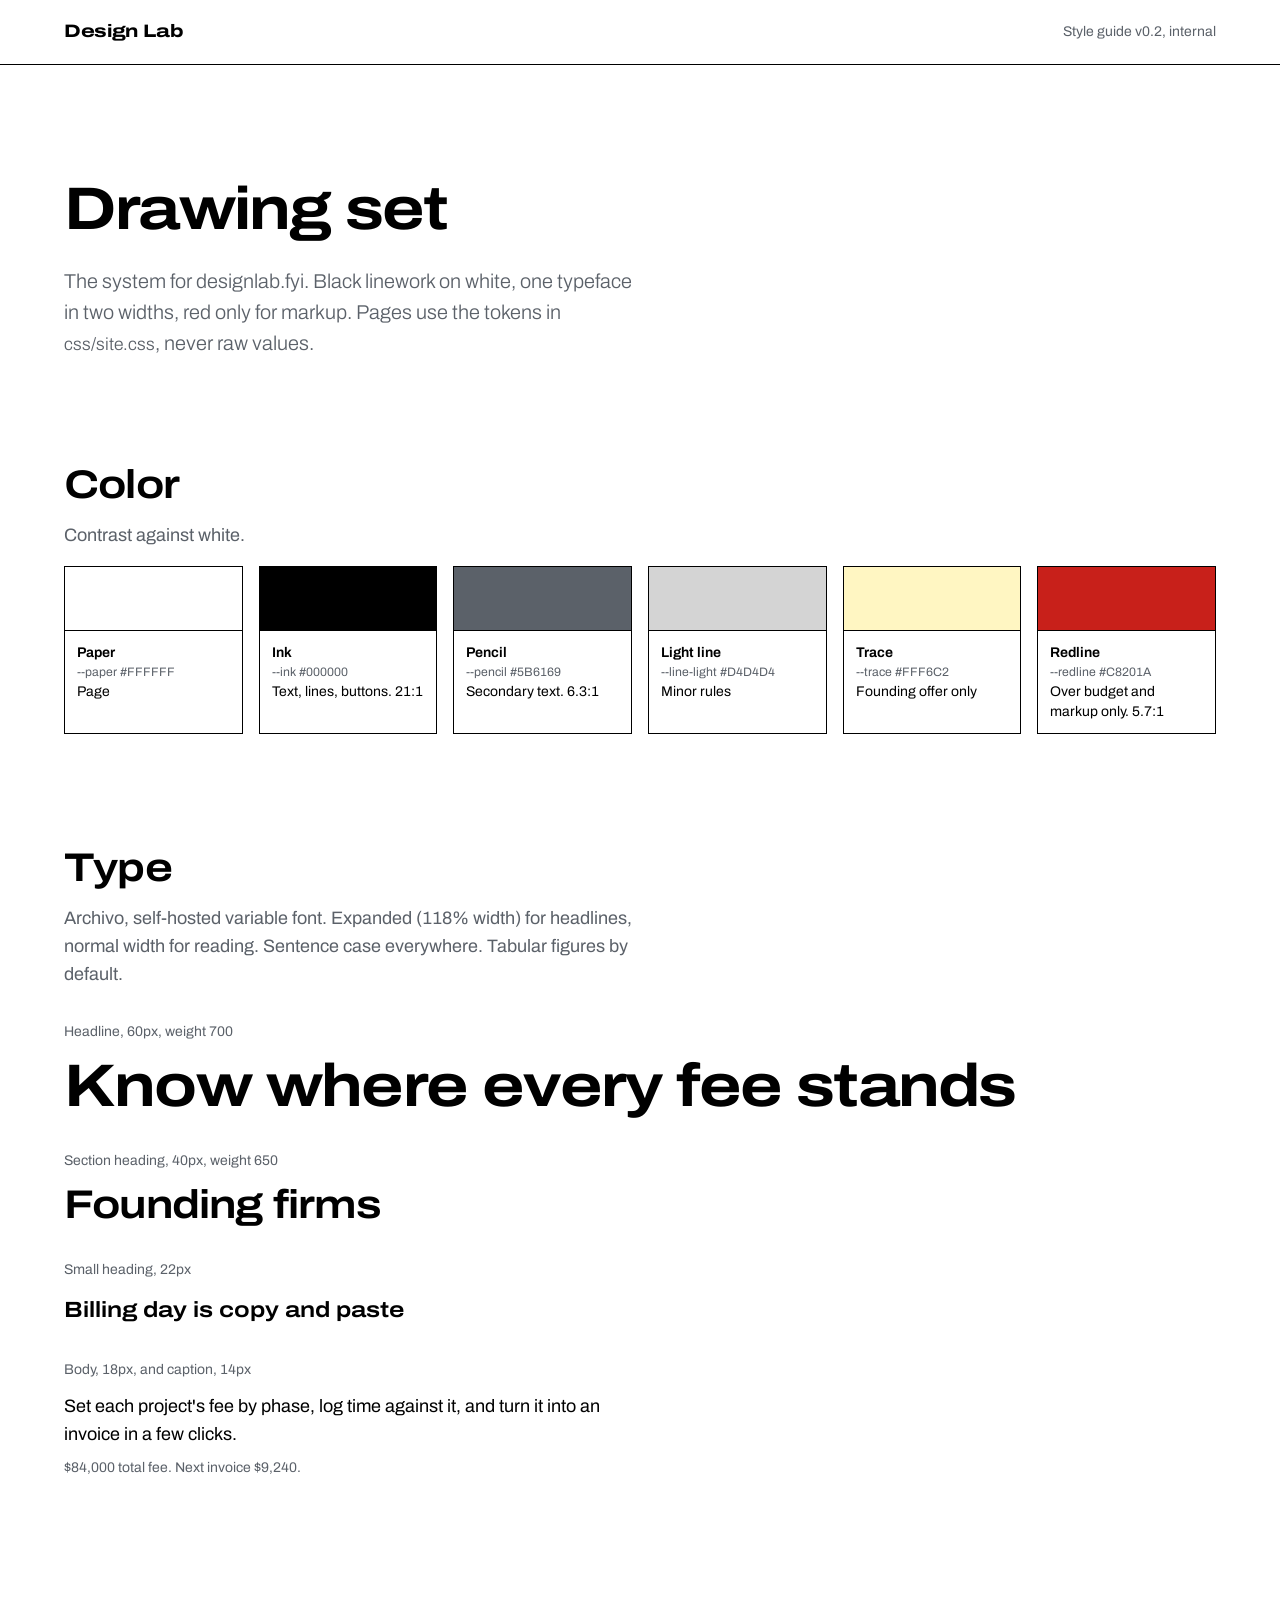
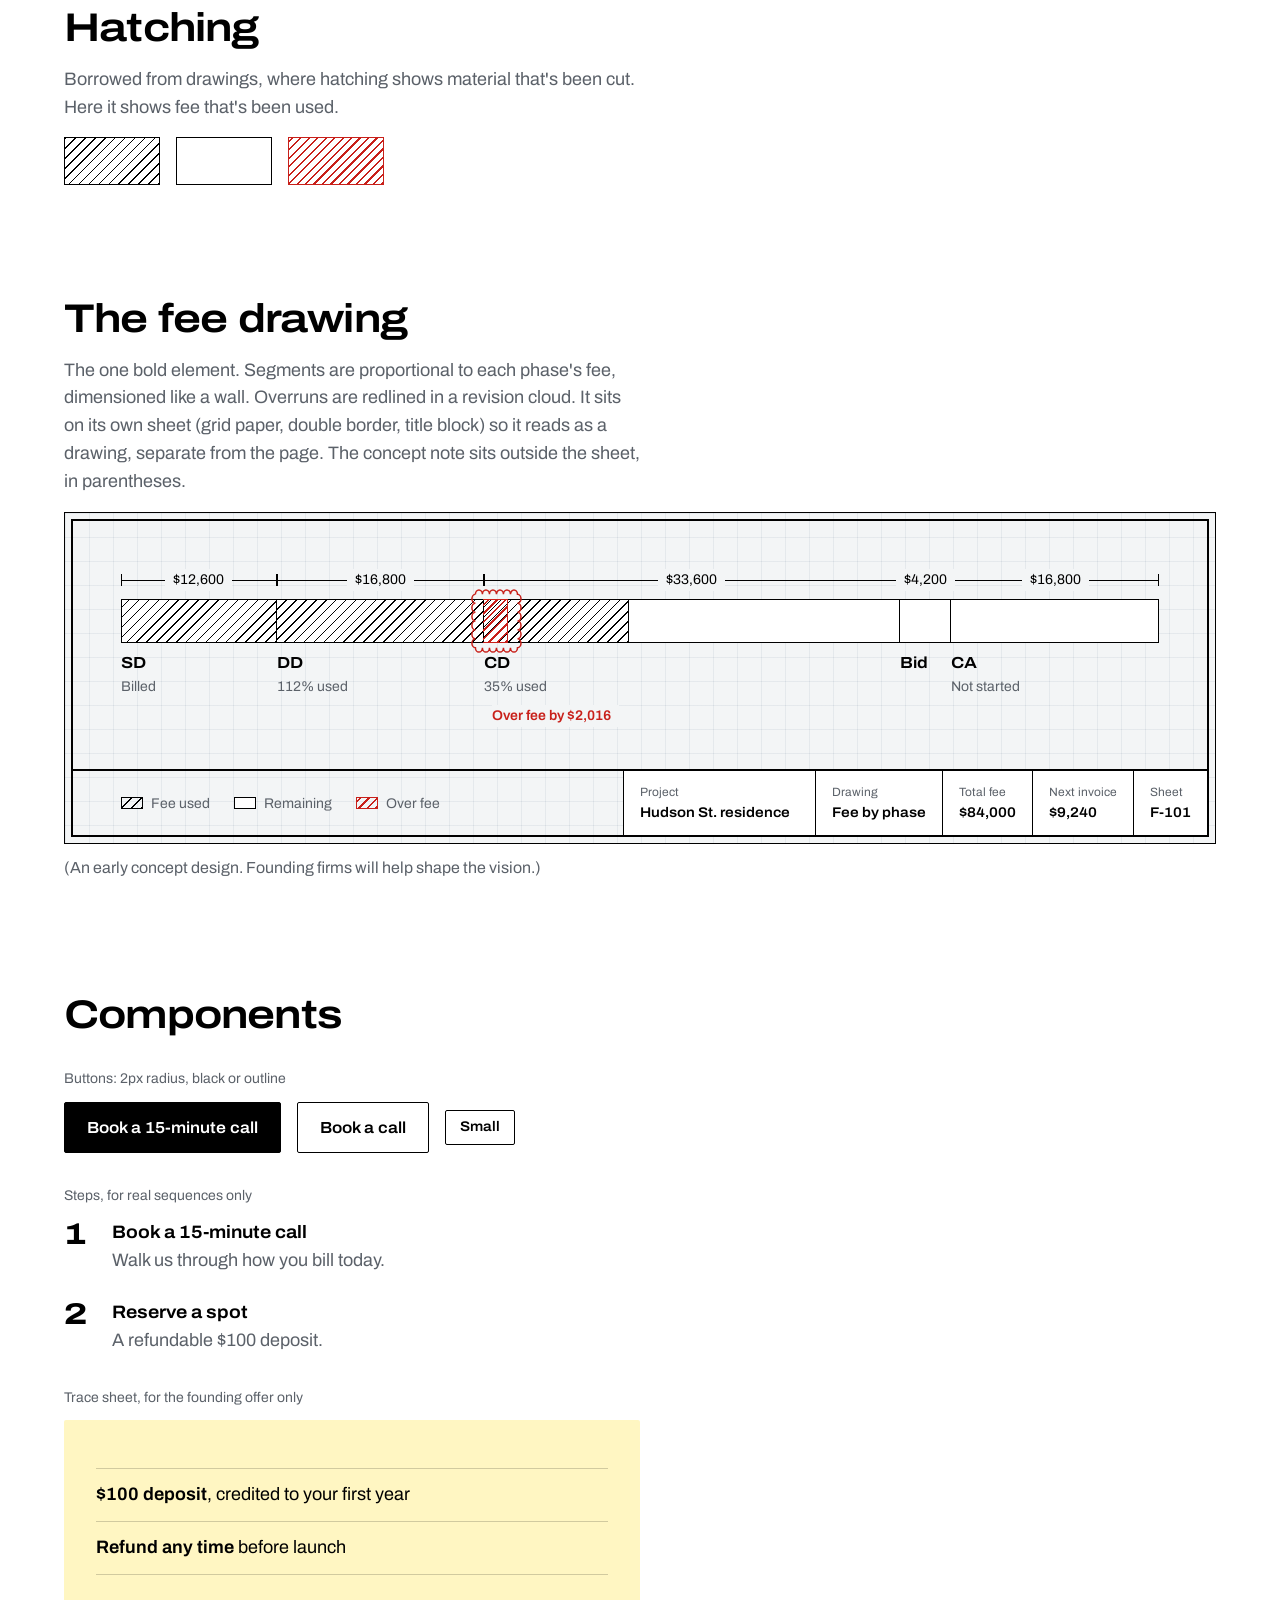
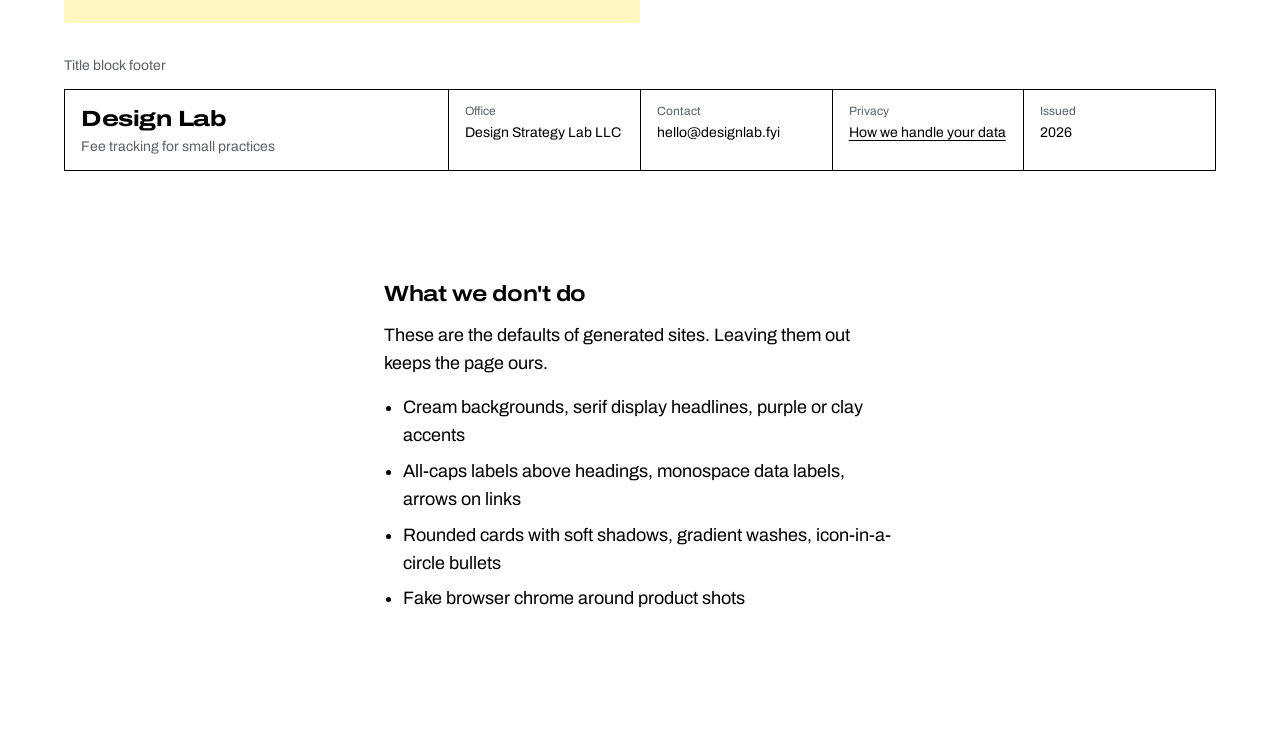
<file: designlab_html/styleguide/index.html>
<!DOCTYPE html>
<html lang="en">
<head>
  <meta charset="utf-8" />
  <meta name="viewport" content="width=device-width, initial-scale=1" />
  <meta name="robots" content="noindex, nofollow" />
  <title>Design Lab style guide</title>
  <link rel="icon" href="../assets/favicon.svg" type="image/svg+xml" />
  <link rel="icon" href="../assets/favicon-32.png" sizes="32x32" type="image/png" />
  <link href="../css/styles.css" rel="stylesheet" />
  <link href="../css/site.css" rel="stylesheet" />
  <style>
    .sg-grid { display: grid; gap: var(--space-4); grid-template-columns: repeat(auto-fill, minmax(10.5rem, 1fr)); }
    .swatch { border: var(--line); }
    .swatch div { height: 64px; border-bottom: var(--line); }
    .swatch p { margin: 0; padding: var(--space-3); font-size: var(--text-xs); line-height: 1.4; }
    .sg-label { font-size: var(--text-xs); color: var(--pencil); margin: var(--space-6) 0 var(--space-3); }
    .sg-row { display: flex; flex-wrap: wrap; gap: var(--space-4); align-items: center; }
    .sg-hatch { display: flex; gap: var(--space-4); }
    .sg-hatch div { width: 96px; height: 48px; border: var(--line); }
  </style>
</head>
<body>
  <header class="site-header">
    <div class="wrap">
      <a class="wordmark" href="/">Design Lab</a>
      <span class="small-text pencil">Style guide v0.2, internal</span>
    </div>
  </header>

  <main>
    <section class="hero">
      <div class="wrap">
        <h1>Drawing set</h1>
        <p class="lead">The system for designlab.fyi. Black linework on white, one typeface in two widths, red only for markup. Pages use the tokens in <code>css/site.css</code>, never raw values.</p>
      </div>
    </section>

    <section class="block block-flush-top"><div class="wrap">
      <h2>Color</h2>
      <p class="pencil measure">Contrast against white.</p>
      <div class="sg-grid">
        <div class="swatch"><div style="background:var(--paper)"></div><p><b>Paper</b><br><code>--paper #FFFFFF</code><br>Page</p></div>
        <div class="swatch"><div style="background:var(--ink)"></div><p><b>Ink</b><br><code>--ink #000000</code><br>Text, lines, buttons. 21:1</p></div>
        <div class="swatch"><div style="background:var(--pencil)"></div><p><b>Pencil</b><br><code>--pencil #5B6169</code><br>Secondary text. 6.3:1</p></div>
        <div class="swatch"><div style="background:var(--line-light)"></div><p><b>Light line</b><br><code>--line-light #D4D4D4</code><br>Minor rules</p></div>
        <div class="swatch"><div style="background:var(--trace)"></div><p><b>Trace</b><br><code>--trace #FFF6C2</code><br>Founding offer only</p></div>
        <div class="swatch"><div style="background:var(--redline)"></div><p><b>Redline</b><br><code>--redline #C8201A</code><br>Over budget and markup only. 5.7:1</p></div>
      </div>
    </div></section>

    <section class="block block-flush-top"><div class="wrap">
      <h2>Type</h2>
      <p class="pencil measure">Archivo, self-hosted variable font. Expanded (118% width) for headlines, normal width for reading. Sentence case everywhere. Tabular figures by default.</p>
      <p class="sg-label">Headline, 60px, weight 700</p>
      <p style="font-stretch:var(--wide);font-weight:700;font-size:var(--text-3xl);line-height:1.05;letter-spacing:-0.03em;margin:0">Know where every fee stands</p>
      <p class="sg-label">Section heading, 40px, weight 650</p>
      <p style="font-stretch:var(--wide);font-weight:650;font-size:var(--text-2xl);line-height:1.1;letter-spacing:-0.02em;margin:0">Founding firms</p>
      <p class="sg-label">Small heading, 22px</p>
      <p style="font-stretch:var(--wide);font-weight:650;font-size:var(--text-lg);margin:0">Billing day is copy and paste</p>
      <p class="sg-label">Body, 18px, and caption, 14px</p>
      <p class="measure" style="margin-bottom:var(--space-2)">Set each project's fee by phase, log time against it, and turn it into an invoice in a few clicks.</p>
      <p class="small-text pencil">$84,000 total fee. Next invoice $9,240.</p>
    </div></section>

    <section class="block block-flush-top"><div class="wrap">
      <h2>Hatching</h2>
      <p class="pencil measure">Borrowed from drawings, where hatching shows material that's been cut. Here it shows fee that's been used.</p>
      <div class="sg-hatch">
        <div style="background:var(--hatch)" title="Fee used"></div>
        <div title="Remaining"></div>
        <div style="background:var(--hatch-red);border-color:var(--redline)" title="Over fee"></div>
      </div>
    </div></section>

    <section class="block block-flush-top"><div class="wrap">
      <h2>The fee drawing</h2>
      <p class="pencil measure">The one bold element. Segments are proportional to each phase's fee, dimensioned like a wall. Overruns are redlined in a revision cloud. It sits on its own sheet (grid paper, double border, title block) so it reads as a drawing, separate from the page. The concept note sits outside the sheet, in parentheses.</p>
      <figure class="drawing sheet">
          <div class="sheet-frame">
          <div class="fee-run" role="list" aria-label="Fee by phase for an example project">
            <div class="phase" role="listitem" style="--share: 15">
              <div class="dim"><span>$12,600</span></div>
              <div class="bar"><div class="used full" style="width:100%"></div></div>
              <div class="phase-label"><b>SD</b><span>Billed</span></div>
            </div>
            <div class="phase phase-dd" role="listitem" style="--share: 20">
              <div class="dim"><span>$16,800</span></div>
              <div class="bar"><div class="used full" style="width:100%"></div><div class="over" style="width:12%"></div></div>
              <div class="cloud" aria-hidden="true"><svg viewBox="0 0 100 100" preserveAspectRatio="none"><path d="M7.0,7.0 A7,7 0 0 1 21.3,7.0 A7,7 0 0 1 35.7,7.0 A7,7 0 0 1 50.0,7.0 A7,7 0 0 1 64.3,7.0 A7,7 0 0 1 78.7,7.0 A7,7 0 0 1 93.0,7.0 A7,7 0 0 1 93.0,21.3 A7,7 0 0 1 93.0,35.7 A7,7 0 0 1 93.0,50.0 A7,7 0 0 1 93.0,64.3 A7,7 0 0 1 93.0,78.7 A7,7 0 0 1 93.0,93.0 A7,7 0 0 1 78.7,93.0 A7,7 0 0 1 64.3,93.0 A7,7 0 0 1 50.0,93.0 A7,7 0 0 1 35.7,93.0 A7,7 0 0 1 21.3,93.0 A7,7 0 0 1 7.0,93.0 A7,7 0 0 1 7.0,78.7 A7,7 0 0 1 7.0,64.3 A7,7 0 0 1 7.0,50.0 A7,7 0 0 1 7.0,35.7 A7,7 0 0 1 7.0,21.3 A7,7 0 0 1 7.0,7.0"/></svg></div>
              <div class="phase-label"><b>DD</b><span>112% used</span></div>
              <span class="markup">Over fee by $2,016</span>
            </div>
            <div class="phase phase-cd" role="listitem" style="--share: 40">
              <div class="dim"><span>$33,600</span></div>
              <div class="bar"><div class="used" style="width:35%"></div></div>
              <div class="phase-label"><b>CD</b><span>35% used</span></div>
            </div>
            <div class="phase phase-bid" role="listitem" style="--share: 5">
              <div class="dim"><span>$4,200</span></div>
              <div class="bar"></div>
              <div class="phase-label"><b>Bid</b><span>Not started</span></div>
            </div>
            <div class="phase" role="listitem" style="--share: 20">
              <div class="dim"><span>$16,800</span></div>
              <div class="bar"></div>
              <div class="phase-label"><b>CA</b><span>Not started</span></div>
            </div>
          </div>
          <div class="sheet-foot">
            <ul class="legend">
              <li><i class="k-used"></i>Fee used</li>
              <li><i></i>Remaining</li>
              <li><i class="k-over"></i>Over fee</li>
            </ul>
            <dl class="sheet-tb">
              <div class="tb-project"><dt>Project</dt><dd id="drawing-title">Hudson St. residence</dd></div>
              <div><dt>Drawing</dt><dd>Fee by phase</dd></div>
              <div><dt>Total fee</dt><dd>$84,000</dd></div>
              <div><dt>Next invoice</dt><dd>$9,240</dd></div>
              <div><dt>Sheet</dt><dd>F-101</dd></div>
            </dl>
          </div>
          </div>
        </figure>
        <p class="concept-note">(An early concept design. Founding firms will help shape the vision.)</p>
    </div></section>

    <section class="block block-flush-top"><div class="wrap">
      <h2>Components</h2>
      <p class="sg-label">Buttons: 2px radius, black or outline</p>
      <div class="sg-row">
        <a class="btn btn-primary" href="#">Book a 15-minute call</a>
        <a class="btn btn-outline" href="#">Book a call</a>
        <a class="btn btn-outline btn-sm" href="#">Small</a>
      </div>
      <p class="sg-label">Steps, for real sequences only</p>
      <ol class="steps measure" style="margin-top:0">
        <li><div><b>Book a 15-minute call</b><span>Walk us through how you bill today.</span></div></li>
        <li><div><b>Reserve a spot</b><span>A refundable $100 deposit.</span></div></li>
      </ol>
      <p class="sg-label">Trace sheet, for the founding offer only</p>
      <div class="trace measure"><ul class="terms" style="margin:0"><li><b>$100 deposit</b>, credited to your first year</li><li><b>Refund any time</b> before launch</li></ul></div>
      <p class="sg-label">Title block footer</p>
      <div class="title-block" style="margin:0">
        <div class="tb-name"><span class="wordmark">Design Lab</span><br><span class="pencil">Fee tracking for small practices</span></div>
        <div><small>Office</small>Design Strategy Lab LLC</div>
        <div><small>Contact</small>hello@designlab.fyi</div>
        <div><small>Privacy</small><a href="/privacy/">How we handle your data</a></div>
        <div><small>Issued</small>2026</div>
      </div>
    </div></section>

    <section class="block block-flush-top"><div class="wrap prose">
      <h2>What we don't do</h2>
      <p>These are the defaults of generated sites. Leaving them out keeps the page ours.</p>
      <ul>
        <li>Cream backgrounds, serif display headlines, purple or clay accents</li>
        <li>All-caps labels above headings, monospace data labels, arrows on links</li>
        <li>Rounded cards with soft shadows, gradient washes, icon-in-a-circle bullets</li>
        <li>Fake browser chrome around product shots</li>
      </ul>
    </div></section>
  </main>
</body>
</html>
</file>
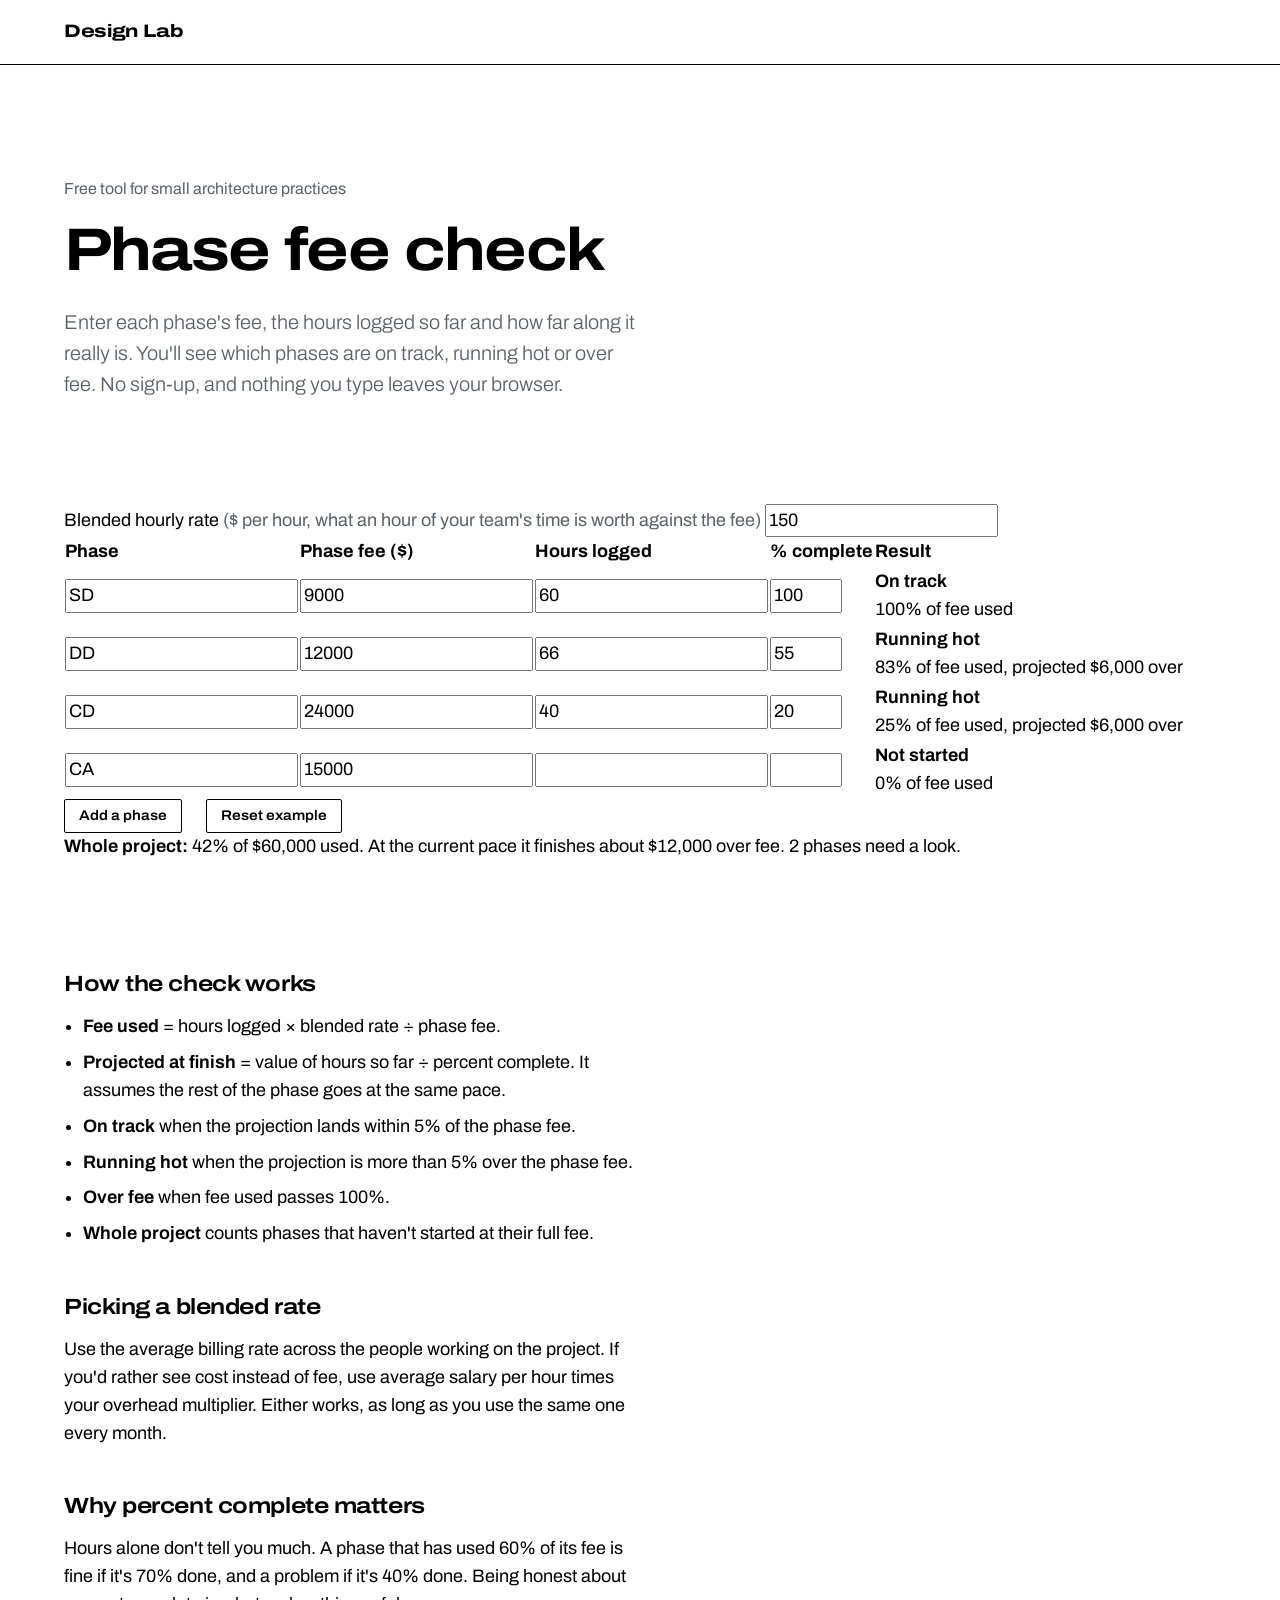
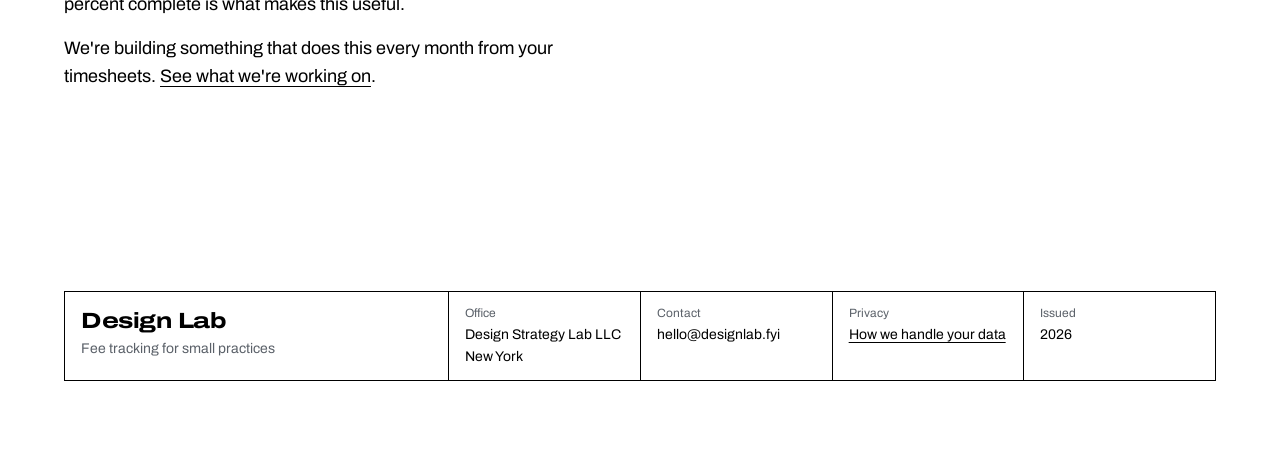
<file: designlab_html/tools/fee-check/index.html>
<!DOCTYPE html>
<html lang="en">
<head>
  <meta charset="utf-8" />
  <meta name="viewport" content="width=device-width, initial-scale=1" />
  <title>Phase fee check: is your project on track against its fee? | Design Lab</title>
  <meta name="description" content="Free calculator for architects. Enter each phase's fee, hours logged and percent complete to see whether you're on track, running hot or over fee." />
  <link rel="canonical" href="https://designlab.fyi/tools/fee-check/" />

  <meta property="og:type" content="website" />
  <meta property="og:site_name" content="Design Lab" />
  <meta property="og:url" content="https://designlab.fyi/tools/fee-check/" />
  <meta property="og:title" content="Phase fee check for architects" />
  <meta property="og:description" content="See which phases are on track, running hot or over fee. Free, no sign-up, nothing leaves your browser." />
  <meta property="og:image" content="https://designlab.fyi/assets/img/og-architecture.png" />

  <link rel="icon" href="../../assets/favicon.svg" type="image/svg+xml" />
  <link rel="icon" href="../../assets/favicon-32.png" sizes="32x32" type="image/png" />
  <link rel="apple-touch-icon" href="../../assets/favicon-180.png" />
  <link rel="preload" href="../../assets/fonts/archivo-variable.woff2" as="font" type="font/woff2" crossorigin />
  <link href="../../css/styles.css" rel="stylesheet" />
  <link href="../../css/site.css" rel="stylesheet" />
</head>
<body>
  <a class="visually-hidden-focusable" href="#main">Skip to content</a>

  <header class="site-header">
    <div class="wrap">
      <a class="wordmark" href="/">Design Lab</a>
    </div>
  </header>

  <main id="main">
    <section class="hero">
      <div class="wrap">
        <p class="for-whom">Free tool for small architecture practices</p>
        <h1>Phase fee check</h1>
        <p class="lead">Enter each phase's fee, the hours logged so far and how far along it really is. You'll see which phases are on track, running hot or over fee. No sign-up, and nothing you type leaves your browser.</p>
      </div>
    </section>

    <section class="block block-flush-top">
      <div class="wrap">
        <form class="calc" id="calc" novalidate>
          <div class="calc-rate">
            <label for="rate">Blended hourly rate <span class="pencil">($ per hour, what an hour of your team's time is worth against the fee)</span></label>
            <input id="rate" name="rate" type="number" inputmode="decimal" min="0" step="1" value="150" />
          </div>

          <table class="calc-table">
            <caption class="visually-hidden">Phases</caption>
            <thead>
              <tr>
                <th scope="col">Phase</th>
                <th scope="col">Phase fee ($)</th>
                <th scope="col">Hours logged</th>
                <th scope="col">% complete</th>
                <th scope="col">Result</th>
              </tr>
            </thead>
            <tbody id="rows"></tbody>
          </table>

          <div class="cta">
            <button type="button" class="btn btn-outline btn-sm" id="add">Add a phase</button>
            <button type="button" class="btn btn-outline btn-sm" id="reset">Reset example</button>
          </div>

          <div class="calc-total" id="total" aria-live="polite"></div>
        </form>
      </div>
    </section>

    <section class="block block-flush-top">
      <div class="wrap">
        <div class="prose">
          <h2>How the check works</h2>
          <ul>
            <li><strong>Fee used</strong> = hours logged × blended rate ÷ phase fee.</li>
            <li><strong>Projected at finish</strong> = value of hours so far ÷ percent complete. It assumes the rest of the phase goes at the same pace.</li>
            <li><strong>On track</strong> when the projection lands within 5% of the phase fee.</li>
            <li><strong>Running hot</strong> when the projection is more than 5% over the phase fee.</li>
            <li><strong>Over fee</strong> when fee used passes 100%.</li>
            <li><strong>Whole project</strong> counts phases that haven't started at their full fee.</li>
          </ul>
          <h2>Picking a blended rate</h2>
          <p>Use the average billing rate across the people working on the project. If you'd rather see cost instead of fee, use average salary per hour times your overhead multiplier. Either works, as long as you use the same one every month.</p>
          <h2>Why percent complete matters</h2>
          <p>Hours alone don't tell you much. A phase that has used 60% of its fee is fine if it's 70% done, and a problem if it's 40% done. Being honest about percent complete is what makes this useful.</p>
          <p>We're building something that does this every month from your timesheets. <a href="/architecture/">See what we're working on</a>.</p>
        </div>
      </div>
    </section>
  </main>

  <footer class="wrap site-foot">
    <div class="title-block">
      <div class="tb-name"><span class="wordmark">Design Lab</span><br><span class="pencil">Fee tracking for small practices</span></div>
      <div><small>Office</small>Design Strategy Lab LLC<br>New York</div>
      <div><small>Contact</small>hello@designlab.fyi</div>
      <div><small>Privacy</small><a href="/privacy/">How we handle your data</a></div>
      <div><small>Issued</small>2026</div>
    </div>
  </footer>

  <script>
  (function () {
    var EXAMPLE = [
      { name: "SD", fee: 9000, hours: 60, pct: 100 },
      { name: "DD", fee: 12000, hours: 66, pct: 55 },
      { name: "CD", fee: 24000, hours: 40, pct: 20 },
      { name: "CA", fee: 15000, hours: 0, pct: 0 }
    ];
    var rows = document.getElementById("rows");
    var rate = document.getElementById("rate");
    var total = document.getElementById("total");
    var money = function (n) { return "$" + Math.round(n).toLocaleString("en-US"); };
    var num = function (el) { var v = parseFloat(el.value); return isFinite(v) && v >= 0 ? v : 0; };

    function addRow(p, i) {
      var tr = document.createElement("tr");
      var id = "p" + Date.now() + "-" + i;
      tr.innerHTML =
        '<th scope="row"><label class="visually-hidden" for="' + id + 'n">Phase name</label><input id="' + id + 'n" class="c-name" type="text" value="' + (p.name || "") + '" /></th>' +
        '<td data-label="Phase fee ($)"><label class="visually-hidden" for="' + id + 'f">Phase fee</label><input id="' + id + 'f" class="c-fee" type="number" inputmode="decimal" min="0" value="' + (p.fee || "") + '" /></td>' +
        '<td data-label="Hours logged"><label class="visually-hidden" for="' + id + 'h">Hours logged</label><input id="' + id + 'h" class="c-hours" type="number" inputmode="decimal" min="0" value="' + (p.hours || "") + '" /></td>' +
        '<td data-label="% complete"><label class="visually-hidden" for="' + id + 'p">Percent complete</label><input id="' + id + 'p" class="c-pct" type="number" inputmode="decimal" min="0" max="100" value="' + (p.pct || "") + '" /></td>' +
        '<td class="c-out" data-label="Result"></td>';
      rows.appendChild(tr);
    }

    function calc() {
      var r = num(rate), tFee = 0, tUsed = 0, tProj = 0, flagged = 0;
      if (!r) {
        Array.prototype.forEach.call(rows.rows, function (tr) { var o = tr.querySelector(".c-out"); o.textContent = ""; o.className = "c-out"; });
        total.innerHTML = "<b>Enter your blended hourly rate</b> to see results.";
        return;
      }
      Array.prototype.forEach.call(rows.rows, function (tr) {
        var fee = num(tr.querySelector(".c-fee")), hrs = num(tr.querySelector(".c-hours"));
        var pct = Math.min(num(tr.querySelector(".c-pct")), 100);
        var out = tr.querySelector(".c-out");
        if (!fee) { out.textContent = "Enter a fee"; out.className = "c-out pencil"; return; }
        var used = hrs * r, usedPct = used / fee * 100;
        var proj, status, cls, line = Math.round(usedPct) + "% of fee used";
        if (pct > 0) { proj = used / (pct / 100); }
        else { proj = Math.max(used, fee); }
        if (usedPct > 100) { status = "Over fee"; cls = "is-over"; flagged++; }
        else if (pct === 0 && hrs === 0) { status = "Not started"; cls = "is-ok"; }
        else if (pct === 0) { status = "Add % complete"; cls = "is-hot"; flagged++; line += ", can't project without % complete"; }
        else if (proj > fee * 1.05) { status = "Running hot"; cls = "is-hot"; flagged++; }
        else { status = "On track"; cls = "is-ok"; }
        if (pct > 0 && pct < 100) {
          var diff = proj - fee;
          line += ", projected " + (Math.abs(diff) < 1 ? "right on fee" : diff > 0 ? money(diff) + " over" : money(-diff) + " under");
        }
        out.innerHTML = "<b>" + status + "</b><br><span>" + line + "</span>";
        out.className = "c-out " + cls;
        tFee += fee; tUsed += used; tProj += proj;
      });
      if (!tFee) { total.textContent = ""; return; }
      var d = tProj - tFee;
      total.innerHTML = "<b>Whole project:</b> " + Math.round(tUsed / tFee * 100) + "% of " + money(tFee) + " used. " +
        (Math.abs(d) < 1 ? "At the current pace it finishes right on fee." : "At the current pace it finishes about " + (d > 0 ? money(d) + " over fee." : money(-d) + " under fee.")) +
        (flagged ? " " + flagged + " phase" + (flagged > 1 ? "s need" : " needs") + " a look." : "");
    }

    function load(list) { rows.innerHTML = ""; list.forEach(addRow); calc(); }
    document.getElementById("calc").addEventListener("input", calc);
    document.getElementById("add").addEventListener("click", function () { addRow({ name: "", fee: "", hours: "", pct: "" }, rows.rows.length); calc(); });
    document.getElementById("reset").addEventListener("click", function () { rate.value = 150; load(EXAMPLE); });
    load(EXAMPLE);
  })();
  </script>
</body>
</html>
</file>
<file: designlab_html/css/site.css>
/* ==========================================================================
   Design Lab site styles, v0.2 "Drawing set"
   Loaded after css/styles.css (old Bootstrap theme). Everything new lives
   here. Rule: use the tokens below, never raw values in pages.
   See BRAND.md at the repo root and /styleguide/ for the living reference.
   ========================================================================== */

/* ---------- Font (self-hosted, SIL OFL, see assets/fonts/OFL-LICENSE.txt) ----------
   Archivo variable: weight 100-900, width 62-125. One family, two widths:
   expanded for headlines, normal for reading. */
@font-face {
  font-family: "Archivo";
  font-style: normal;
  font-weight: 100 900;
  font-stretch: 62% 125%;
  font-display: swap;
  src: url("../assets/fonts/archivo-variable.woff2") format("woff2-variations"),
       url("../assets/fonts/archivo-variable.woff2") format("woff2");
}

/* ---------- Tokens ---------- */
:root {
  /* Color: a drawing set. Black linework on white, red only for markup. */
  --paper: #FFFFFF;      /* page */
  --ink: #000000;        /* text, linework, buttons (21:1) */
  --pencil: #5B6169;     /* secondary text, captions (6.3:1) */
  --line-light: #D4D4D4; /* minor rules, empty bars */
  --trace: #FFF6C2;      /* trace paper: the founding offer */
  --redline: #C8201A;    /* over budget and markup only (5.7:1) */

  /* Type */
  --font: "Archivo", "Helvetica Neue", Arial, sans-serif;
  --wide: 118%;          /* headline width */
  --text-2xs: 0.75rem;   /* 12, UI mockups only */
  --text-xs: 0.875rem;   /* 14 */
  --text-sm: 1rem;       /* 16 */
  --text-md: 1.125rem;   /* 18 */
  --text-lg: 1.375rem;   /* 22 */
  --text-xl: 1.875rem;   /* 30 */
  --text-2xl: 2.5rem;    /* 40 */
  --text-3xl: 3.75rem;   /* 60 */

  /* Space (4px base) */
  --space-1: 4px;
  --space-2: 8px;
  --space-3: 12px;
  --space-4: 16px;
  --space-5: 24px;
  --space-6: 32px;
  --space-7: 48px;
  --space-8: 72px;
  --space-9: 112px;

  /* Shape */
  --radius: 2px;
  --line: 1px solid var(--ink);
  --hatch: repeating-linear-gradient(-45deg, var(--ink) 0 1px, transparent 1px 7px);
  --hatch-red: repeating-linear-gradient(-45deg, var(--redline) 0 1.5px, transparent 1.5px 6px);

  /* Layout */
  --measure: 36rem;
  --page-max: 76rem;

  /* Bootstrap bridges */
  --bs-body-font-family: var(--font);
  --bs-body-color: var(--ink);
  --bs-body-bg: var(--paper);
}

/* ---------- Base ---------- */
body {
  font-family: var(--font);
  font-size: var(--text-md);
  font-weight: 400;
  font-stretch: 100%;
  line-height: 1.55;
  color: var(--ink);
  background: var(--paper);
  -webkit-font-smoothing: antialiased;
  font-variant-numeric: tabular-nums;
}

h1, h2, h3, h4 {
  font-family: var(--font);
  color: var(--ink);
  font-stretch: var(--wide);
  font-weight: 650;
  line-height: 1.08;
  letter-spacing: -0.02em;
  margin: 0 0 var(--space-4);
}
h1 { font-size: var(--text-2xl); font-weight: 700; letter-spacing: -0.03em; margin-bottom: var(--space-5); }
h2 { font-size: var(--text-xl); }
h3 { font-size: var(--text-lg); line-height: 1.2; }
h4 { font-size: var(--text-md); line-height: 1.3; }
@media (min-width: 768px) {
  h1 { font-size: var(--text-3xl); }
  h2 { font-size: var(--text-2xl); }
}

p { margin: 0 0 var(--space-4); }
strong, b { font-weight: 650; }
code { font-family: inherit; color: var(--pencil); }

a { color: var(--ink); text-decoration: underline; text-underline-offset: 0.2em; text-decoration-thickness: 1px; }
a:hover { color: var(--ink); text-decoration-thickness: 2px; }

:focus-visible { outline: 2px solid var(--ink); outline-offset: 3px; }
.btn:focus, .btn:focus-visible { box-shadow: none; }
::selection { background: var(--trace); color: var(--ink); }

@media (prefers-reduced-motion: reduce) { *, *::before, *::after { transition: none !important; animation: none !important; } }

/* ---------- Utilities ---------- */
.pencil { color: var(--pencil); }
.small-text { font-size: var(--text-xs); }
.measure { max-width: var(--measure); }

/* ---------- Layout ---------- */
.wrap { width: 100%; max-width: var(--page-max); margin: 0 auto; padding: 0 var(--space-4); }
@media (min-width: 768px) { .wrap { padding: 0 var(--space-6); } }

.block { padding: var(--space-8) 0; }
@media (min-width: 768px) { .block { padding: var(--space-9) 0; } }
.block-flush-top { padding-top: 0; }

/* ---------- Header ---------- */
.site-header { border-bottom: var(--line); background: var(--paper); }
.site-header .wrap { display: flex; align-items: center; justify-content: space-between; min-height: 64px; gap: var(--space-4); }
.wordmark {
  font-stretch: 125%;
  font-weight: 750;
  font-size: var(--text-md);
  letter-spacing: -0.02em;
  color: var(--ink);
  text-decoration: none;
}
.wordmark:hover { color: var(--ink); text-decoration: none; }

/* ---------- Buttons ---------- */
.btn {
  display: inline-flex; align-items: center; justify-content: center;
  font-family: var(--font);
  font-size: var(--text-sm);
  font-weight: 600;
  font-stretch: 108%;
  letter-spacing: 0;
  line-height: 1.2;
  text-transform: none;
  text-decoration: none;
  padding: 15px 22px;
  border-radius: var(--radius);
  border: var(--line);
  cursor: pointer;
}
.btn-primary { background: var(--ink); color: var(--paper); border-color: var(--ink); }
.btn-primary:hover, .btn-primary:focus, .btn-primary:active { background: #2B2B2B; border-color: #2B2B2B; color: var(--paper); text-decoration: none; }
.btn-outline { background: var(--paper); color: var(--ink); }
.btn-outline:hover, .btn-outline:focus { background: var(--trace); color: var(--ink); text-decoration: none; }
.btn-sm { padding: 8px 14px; font-size: var(--text-xs); }
.btn-block { width: 100%; }
@media (min-width: 576px) { .btn-block { width: auto; } }

.cta { display: flex; flex-wrap: wrap; align-items: center; gap: var(--space-3) var(--space-5); }
.cta p { margin: 0; font-size: var(--text-xs); color: var(--pencil); }

/* ---------- Hero ---------- */
.hero { padding: var(--space-8) 0 var(--space-7); }
@media (min-width: 768px) { .hero { padding: var(--space-9) 0 var(--space-8); } }
.hero h1 { max-width: 13em; }
.hero .lead { max-width: var(--measure); color: var(--pencil); margin-bottom: var(--space-6); }
.for-whom { font-size: var(--text-sm); color: var(--pencil); margin-bottom: var(--space-4); }

/* ---------- Fee drawing (the one bold element) ----------
   A project's fee drawn like a dimensioned wall: one segment per phase,
   width proportional to its fee. Hatching = fee used. Redline = over. */
.drawing { margin: 0; }
.fee-run { display: flex; flex-direction: column; gap: var(--space-5); }
.phase { position: relative; }

.dim {
  position: relative;
  display: flex; justify-content: center;
  font-size: var(--text-xs);
  margin-bottom: var(--space-2);
  padding: 0 var(--space-1);
}
.dim::before {             /* dimension line with end ticks */
  content: "";
  position: absolute; left: 0; right: 0; top: 50%;
  border-top: var(--line);
}
.dim::after {
  content: "";
  position: absolute; left: 0; right: 0; top: calc(50% - 6px); height: 12px;
  border-left: var(--line); border-right: var(--line);
}
.dim span { position: relative; z-index: 1; background: var(--paper); padding: 0 var(--space-2); }

.bar { position: relative; height: 44px; border: var(--line); background: var(--paper); }
.bar .used { position: absolute; inset: 0 auto 0 0; background: var(--hatch); border-right: var(--line); }
.bar .used.full { border-right: 0; }
.bar .over {
  position: absolute; top: -1px; bottom: -1px; left: 100%;
  border: 1px solid var(--redline); border-left: 0;
  background: var(--hatch-red);
  z-index: 2;
}

.phase-label { display: flex; justify-content: space-between; gap: var(--space-2); margin-top: var(--space-2); font-size: var(--text-xs); }
.phase-label b { font-stretch: 112%; font-size: var(--text-sm); }
.phase-label span { color: var(--pencil); }

.cloud {
  position: absolute; z-index: 3;
  pointer-events: none;
  color: var(--redline);
}
.cloud svg { display: block; width: 100%; height: 100%; overflow: visible; }
.cloud svg path { fill: none; stroke: currentColor; stroke-width: 1.5; vector-effect: non-scaling-stroke; }
.markup { color: var(--redline); font-weight: 600; font-size: var(--text-xs); }

/* Phone: phases stacked. The DD fee is drawn short so the overrun has room on its right. */
.phase-dd .bar, .phase-dd .dim { margin-right: 12%; }
.phase-dd .cloud { right: -8px; width: calc(12% + 24px); top: calc(var(--text-xs) * 1.55 + var(--space-2) - 9px); height: 62px; }
.phase-dd .markup { display: block; text-align: right; margin-top: var(--space-2); }

@media (min-width: 820px) {
  .fee-run { flex-direction: row; gap: 0; }
  .phase { flex: var(--share) 1 0; min-width: 0; }
  .phase + .phase .bar { border-left: 0; }
  .phase-dd .bar, .phase-dd .dim { margin-right: 0; }
  .phase-dd .cloud { right: auto; left: calc(100% - 12px); width: calc(12% + 24px); }
  .phase-dd .markup { position: absolute; left: calc(100% + var(--space-2)); top: calc(100% + var(--space-2)); white-space: nowrap; text-align: left; margin: 0; z-index: 3; background: var(--paper); padding-right: var(--space-2); }
  .phase-label { display: block; padding-right: var(--space-2); }
  .phase-label b, .phase-label span { display: block; }
  .phase-bid .phase-label span { display: none; }
}

/* The drawing sheet: a separate object from the web page.
   Grid paper, a double-line sheet border, and its own title block. */
.sheet {
  --sheet: #F3F5F6;
  background-color: var(--sheet);
  background-image:
    linear-gradient(rgba(40, 70, 100, 0.07) 1px, transparent 1px),
    linear-gradient(90deg, rgba(40, 70, 100, 0.07) 1px, transparent 1px);
  background-size: 24px 24px;
  border: var(--line);
  padding: 6px;
}
.sheet-frame {
  border: 2px solid var(--ink);
  padding: var(--space-6) var(--space-4) 0;
}
@media (min-width: 768px) { .sheet-frame { padding: var(--space-7) var(--space-7) 0; } }
.sheet .dim span, .sheet .markup { background: var(--sheet); }
.sheet .bar { background: var(--paper); }

.sheet-foot {
  display: flex; flex-wrap: wrap; align-items: flex-end; justify-content: space-between;
  gap: var(--space-5);
  gap: 0;
  margin: var(--space-7) calc(-1 * var(--space-4)) 0;
  border-top: 2px solid var(--ink);
}
@media (min-width: 768px) { .sheet-foot { margin: var(--space-8) calc(-1 * var(--space-7)) 0; } }
.legend { display: flex; flex-wrap: wrap; gap: var(--space-2) var(--space-5); color: var(--pencil); margin: 0; padding: var(--space-4); list-style: none; font-size: var(--text-xs); }
@media (min-width: 768px) { .legend { padding: var(--space-4) var(--space-7); } }
.legend li { display: flex; align-items: center; gap: var(--space-2); }
.legend i { display: inline-block; width: 22px; height: 12px; border: var(--line); background: var(--paper); }
.legend .k-used { background: var(--hatch); }
.legend .k-over { background: var(--hatch-red); border-color: var(--redline); }
.sheet-foot .legend { align-self: center; }

.sheet-tb {
  display: grid; grid-template-columns: 1fr 1fr;
  margin: 0; width: 100%;
  border-top: var(--line);
  background: var(--paper);
  font-size: var(--text-xs);
}
.sheet-tb > div { padding: var(--space-2) var(--space-3); border-left: var(--line); border-top: var(--line); }
.sheet-tb > div:nth-child(2n+1):not(.tb-project) { border-left: 0; }
.sheet-tb .tb-project { grid-column: 1 / -1; border-left: 0; border-top: 0; }
.sheet-tb dt { font-weight: 400; color: var(--pencil); font-size: 0.75rem; }
.sheet-tb dd { margin: 0; font-weight: 600; font-stretch: 108%; }
@media (min-width: 820px) {
  .sheet-tb { width: auto; grid-template-columns: auto repeat(4, auto); border-top: 0; align-self: stretch; }
  .sheet-tb > div, .sheet-tb > div:nth-child(2n+1):not(.tb-project) { border-top: 0; border-left: var(--line); }
  .sheet-tb .tb-project { grid-column: auto; border-left: var(--line); min-width: 12rem; }
  .sheet-tb > div { padding: var(--space-3) var(--space-4); }
}

.concept-note {
  margin: var(--space-3) 0 0;
  font-size: var(--text-sm);
  color: var(--pencil);
}

/* ---------- Problems ---------- */
.problems { display: grid; gap: var(--space-6); margin: var(--space-6) 0 0; padding: 0; list-style: none; }
@media (min-width: 820px) { .problems { grid-template-columns: repeat(3, 1fr); gap: var(--space-6); } }
.problems li { border-top: var(--line); padding-top: var(--space-4); }
.problems h3 { font-size: var(--text-lg); margin-bottom: var(--space-2); }
.problems p { color: var(--pencil); margin: 0; }

/* ---------- Founding ---------- */
.founding { display: grid; gap: var(--space-7); }
@media (min-width: 900px) { .founding { grid-template-columns: 1.1fr 1fr; gap: var(--space-8); align-items: start; } }
.steps { list-style: none; counter-reset: step; margin: var(--space-6) 0 0; padding: 0; display: grid; gap: var(--space-5); }
.steps li { counter-increment: step; display: grid; grid-template-columns: 2.25rem 1fr; gap: var(--space-3); }
.steps li::before {
  content: counter(step);
  font-stretch: 125%; font-weight: 750; font-size: var(--text-xl); line-height: 1;
}
.steps b { display: block; font-stretch: 108%; }
.steps span { color: var(--pencil); }

.trace {
  background: var(--trace);
  border-radius: var(--radius);
  padding: var(--space-6) var(--space-5);
}
@media (min-width: 768px) { .trace { padding: var(--space-7) var(--space-6); } }
.trace h2 { margin-bottom: var(--space-5); }
.terms { list-style: none; margin: 0 0 var(--space-6); padding: 0; }
.terms li { padding: var(--space-3) 0; border-top: 1px solid rgba(0, 0, 0, 0.18); }
.terms li:last-child { border-bottom: 1px solid rgba(0, 0, 0, 0.18); }
.trace .cta p { color: #4A4A3A; }

/* ---------- Founder ---------- */
.founder { display: grid; grid-template-columns: 1fr; gap: var(--space-5); max-width: 44rem; }
@media (min-width: 768px) { .founder { gap: var(--space-6); } }
.founder img { width: 100%; aspect-ratio: 1; object-fit: cover; background: var(--line-light); filter: grayscale(1); }
.founder h2 { font-size: var(--text-lg); margin-bottom: var(--space-3); }
.founder p { color: var(--ink); }

/* ---------- Prose ---------- */
.prose { max-width: var(--measure); }
.prose h2 { font-size: var(--text-lg); margin-top: var(--space-7); }
.prose > :first-child { margin-top: 0; }
.prose ul { padding-left: 1.2rem; margin: 0 0 var(--space-4); }
.prose li { margin-bottom: var(--space-2); }

/* ---------- Title block footer ---------- */
.title-block {
  margin: var(--space-8) 0 var(--space-6);
  border: var(--line);
  display: grid;
  grid-template-columns: 1fr 1fr;
  font-size: var(--text-xs);
}
/* Phone: name spans the top row, then a 2 x 2 grid of cells. */
.title-block > div { padding: var(--space-3) var(--space-4); border-top: var(--line); }
.title-block > .tb-name { grid-column: 1 / -1; border-top: 0; }
.title-block > div:nth-child(odd):not(.tb-name) { border-left: var(--line); }
.title-block small { display: block; color: var(--pencil); font-size: 0.75rem; margin-bottom: 2px; }
.title-block .wordmark { font-size: var(--text-lg); }
.title-block a { color: var(--ink); }
@media (min-width: 820px) {
  .title-block { grid-template-columns: 2fr repeat(4, 1fr); }
  .title-block > div,
  .title-block > div:nth-child(odd):not(.tb-name) { border-top: 0; border-left: var(--line); }
  .title-block > .tb-name { grid-column: auto; border-left: 0; }
}

/* ---------- Work (homepage): now and next ---------- */
.work { display: grid; gap: var(--space-6); }
@media (min-width: 900px) { .work { grid-template-columns: 3fr 2fr; gap: var(--space-6); align-items: stretch; } }
.work-item { border: var(--line); display: flex; flex-direction: column; background: var(--paper); }
.work-body { padding: var(--space-5); display: flex; flex-direction: column; align-items: flex-start; flex: 1; }
@media (min-width: 768px) { .work-body { padding: var(--space-6); } }
.work-body h2 { font-size: var(--text-xl); }
.work-body > p { color: var(--pencil); max-width: var(--measure); }
.work-body .btn { margin-top: auto; }
.work-status { display: flex; align-items: center; gap: var(--space-2); font-size: var(--text-xs); font-weight: 600; color: var(--ink) !important; margin-bottom: var(--space-3); }
.dot { display: inline-block; width: 10px; height: 10px; background: var(--ink); border: var(--line); flex: none; }
.dot-open { background: transparent; }

/* Graphic plate: grid paper strip holding a small drawing */
.plate {
  --sheet: #F3F5F6;
  background-color: var(--sheet);
  background-image:
    linear-gradient(rgba(40, 70, 100, 0.07) 1px, transparent 1px),
    linear-gradient(90deg, rgba(40, 70, 100, 0.07) 1px, transparent 1px);
  background-size: 24px 24px;
  border-bottom: var(--line);
  padding: var(--space-7) var(--space-5) var(--space-6);
  display: flex; align-items: center;
  min-height: 11rem;
}
@media (min-width: 768px) { .plate { padding: var(--space-7) var(--space-6) var(--space-6); } }
.mini-run { width: 100%; position: relative; }
.mini-dim { position: relative; display: flex; justify-content: center; font-size: var(--text-xs); margin-bottom: var(--space-2); }
.mini-dim::before { content: ""; position: absolute; left: 0; right: 0; top: 50%; border-top: var(--line); }
.mini-dim::after { content: ""; position: absolute; left: 0; right: 0; top: calc(50% - 6px); height: 12px; border-left: var(--line); border-right: var(--line); }
.mini-dim span { position: relative; z-index: 1; background: var(--sheet); padding: 0 var(--space-2); font-weight: 600; }
.mini-bars { display: flex; height: 36px; }
.m-seg { position: relative; border: var(--line); background: var(--paper); }
.m-seg + .m-seg { border-left: 0; }
.m-used { background: var(--hatch); }
.m-over { box-shadow: inset 0 0 0 2px var(--redline); }
.m-fill { position: absolute; inset: 0 auto 0 0; background: var(--hatch); border-right: var(--line); }
.mini-labels { display: flex; margin-top: var(--space-2); font-size: var(--text-xs); font-weight: 600; }
.mini-labels span { min-width: 0; }

/* Next: an open pencil sketch */
.plate-sketch { justify-content: center; }
.scribble { width: 100%; max-width: 15rem; height: auto; overflow: visible; }
.scribble path { fill: none; stroke: var(--pencil); stroke-linecap: round; stroke-linejoin: round; }
.scribble .s-loop { stroke-width: 1.4; opacity: 0.85; }
.scribble .s-q { stroke: var(--ink); stroke-width: 3; }
.scribble .s-dot { stroke: var(--ink); stroke-width: 4; }
.scribble .s-tick { stroke-width: 1.4; opacity: 0.7; }

/* Process line: three steps on a dimension string */
.process { list-style: none; margin: 0 0 var(--space-6); padding: var(--space-5) 0 0; display: grid; grid-template-columns: repeat(3, 1fr); position: relative; }
.process::before { content: ""; position: absolute; left: 0; right: 0; top: 0; border-top: var(--line); }
.process li { position: relative; padding-right: var(--space-3); font-size: var(--text-xs); color: var(--pencil); }
.process li::before { content: ""; position: absolute; left: 0; top: calc(-1 * var(--space-5) - 6px); height: 12px; border-left: var(--line); }
.process li:last-child::after { content: ""; position: absolute; right: 0; top: calc(-1 * var(--space-5) - 6px); height: 12px; border-left: var(--line); }
.process b { display: block; color: var(--ink); font-size: var(--text-md); font-stretch: 112%; margin-bottom: var(--space-1); }

/* ---------- Split: heading left, text right ---------- */
.split { display: grid; gap: var(--space-4); }
@media (min-width: 900px) { .split { grid-template-columns: 1fr 1fr; gap: var(--space-8); } }

/* ---------- Homepage link ---------- */
.now { border-top: var(--line); padding-top: var(--space-4); max-width: var(--measure); }
.now h2 { font-size: var(--text-xl); }
@media (min-width: 900px) { .work .plate { height: 13rem; min-height: 0; padding-top: var(--space-5); padding-bottom: var(--space-5); } }
.scribble { max-height: 9rem; }
.founder:has(img) { grid-template-columns: 88px 1fr; }
@media (min-width: 768px) { .founder:has(img) { grid-template-columns: 120px 1fr; } }

/* Footer breathing room below the title block */
.site-foot { padding-bottom: var(--space-8); }
.site-foot .title-block { margin-bottom: 0; }

/* ---------- Door pages: early-access form ---------- */
.door-form { display: grid; gap: var(--space-3); max-width: var(--measure); }
.door-form label { font-size: var(--text-xs); color: var(--pencil); }
.door-form input[type="email"] {
  font: inherit;
  width: 100%;
  padding: var(--space-3) var(--space-4);
  border: var(--line);
  border-radius: var(--radius);
  background: var(--paper);
  color: var(--ink);
}
.door-form input[type="email"]:focus { outline: 2px solid var(--ink); outline-offset: 2px; }
.door-form .hp { position: absolute; left: -9999px; width: 1px; height: 1px; overflow: hidden; }
.door-form .form-error { color: var(--redline); font-size: var(--text-sm); margin: 0; }
.door-form .form-error[hidden] { display: none; }
.door-form p.fine { font-size: var(--text-xs); color: var(--pencil); margin: 0; }

/* ---------- Door pages: feature list with UI mockups ---------- */
.features { display: grid; gap: var(--space-7); margin: var(--space-6) 0 0; padding: 0; list-style: none; }
@media (min-width: 820px) {
  .features { grid-template-columns: repeat(2, 1fr); gap: var(--space-7) var(--space-6); }
  .features .plate { min-height: 19rem; }
}
.features .plate { justify-content: center; padding: var(--space-6) var(--space-4); border: var(--line); margin-bottom: var(--space-4); }
.features h3 { font-size: var(--text-lg); margin-bottom: var(--space-2); }
.features p { color: var(--pencil); margin: 0; }

.ui { width: 100%; max-width: 22rem; background: var(--paper); border: var(--line); font-size: var(--text-2xs); line-height: 1.4; font-stretch: 100%; }
.ui-head { display: flex; justify-content: space-between; align-items: baseline; gap: var(--space-3); padding: var(--space-2) var(--space-3); border-bottom: var(--line); }
.ui-head b { font-size: var(--text-xs); font-stretch: 108%; }
.ui-head span { color: var(--pencil); }
.ui-body { padding: var(--space-1) var(--space-3) var(--space-3); }
.ui-row { display: flex; justify-content: space-between; align-items: center; gap: var(--space-3); padding: var(--space-2) 0; border-bottom: 1px solid var(--line-light); }
.ui-row:last-child { border-bottom: 0; }
.ui-row > span:first-child { min-width: 0; }
.ui-row .v { white-space: nowrap; text-align: right; font-variant-numeric: tabular-nums; }
.ui-row.total { font-weight: 650; border-top: var(--line); border-bottom: 0; }
.ui-sub { display: block; color: var(--pencil); }
.ui-tag { display: inline-block; white-space: nowrap; border: 1px solid var(--ink); padding: 0 var(--space-1); margin-left: var(--space-2); font-weight: 600; }
.ui-tag.red { border-color: var(--redline); color: var(--redline); }
.ui-tag.ink { background: var(--ink); color: var(--paper); }
.ui-tag.muted { border-color: var(--line-light); color: var(--pencil); }
.ui-bar { position: relative; height: 10px; border: var(--line); margin-top: var(--space-1); background: var(--paper); }
.ui-bar .fill { position: absolute; inset: 0 auto 0 0; background: var(--hatch); }
.ui-bar .fill.over { background: var(--hatch-red); }
.ui-bar .tick { position: absolute; top: -4px; bottom: -4px; border-left: 2px solid var(--ink); }
.ui-barrow { padding: var(--space-2) 0; border-bottom: 1px solid var(--line-light); }
.ui-barrow:last-child { border-bottom: 0; }
.ui-barrow .ui-meta { display: flex; justify-content: space-between; gap: var(--space-2); }
.ui-barrow .ui-meta .red { color: var(--redline); font-weight: 600; }
.ui-note { padding: var(--space-2) 0; color: var(--pencil); border-bottom: 1px solid var(--line-light); }
.ui-note:last-child { border-bottom: 0; }
.ui-btn { display: inline-block; margin-top: var(--space-3); background: var(--ink); color: var(--paper); padding: var(--space-1) var(--space-3); border-radius: var(--radius); font-weight: 600; }
.ui-photos { display: flex; gap: var(--space-2); padding: var(--space-2) 0; }
.ui-photos i { width: 44px; height: 44px; border: var(--line); background: var(--hatch); opacity: 0.35; }
.ui-check { display: flex; align-items: center; gap: var(--space-2); padding: var(--space-2) 0; border-bottom: 1px solid var(--line-light); }
.ui-check::before { content: ""; flex: none; width: 12px; height: 12px; border: var(--line); }
.ui-check.done { color: var(--pencil); text-decoration: line-through; }
.ui-check.done::before { background: var(--ink); }
.ui-search { margin: var(--space-2) 0; padding: var(--space-1) var(--space-2); border: 1px solid var(--line-light); color: var(--pencil); }
</file>
